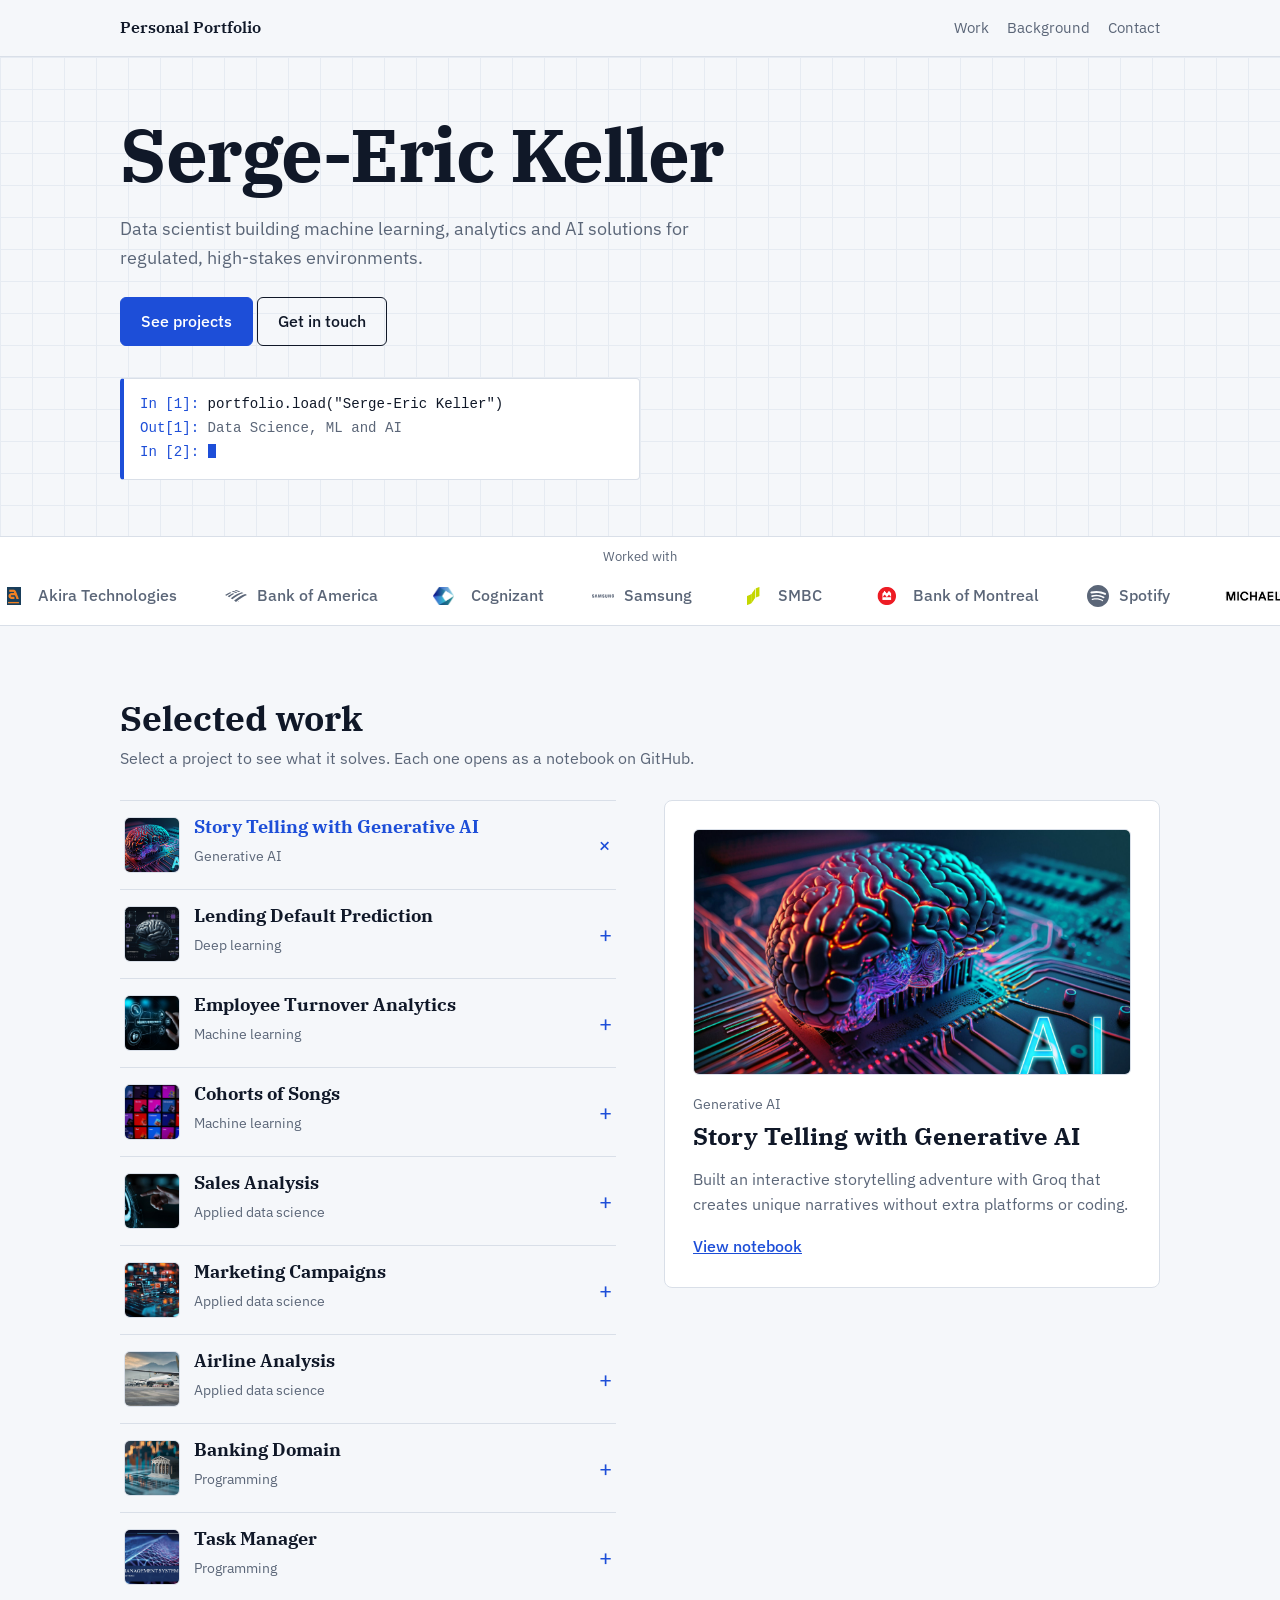
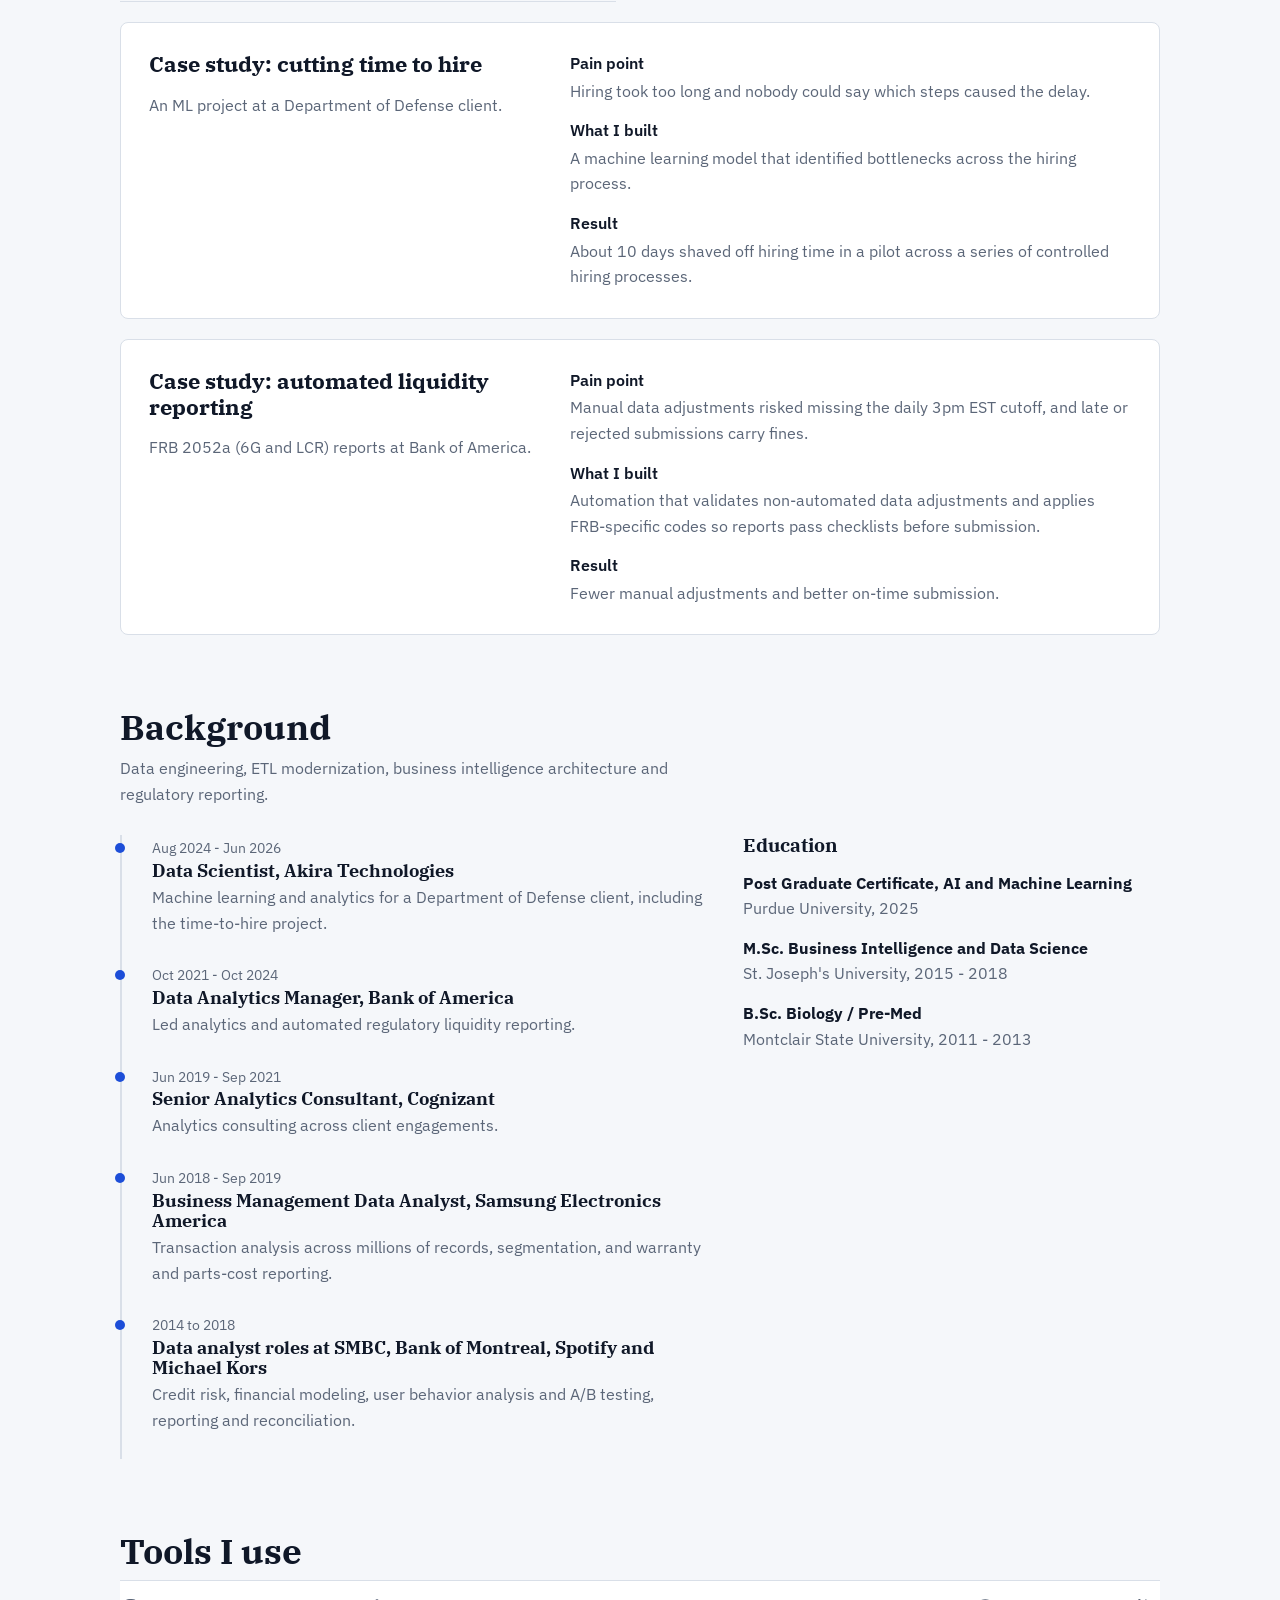
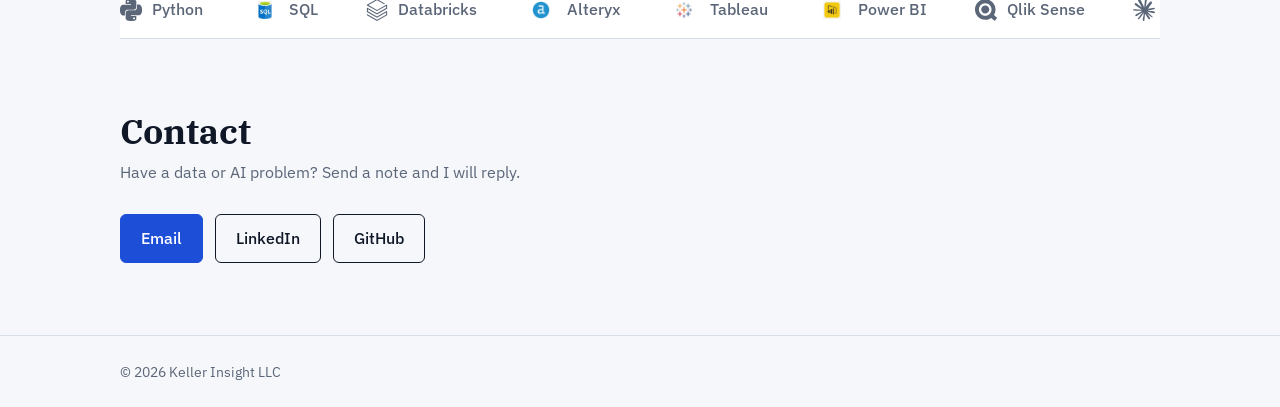
<file: index.html>
<!DOCTYPE html>
<html lang="en">
<head>
<meta charset="utf-8">
<meta name="viewport" content="width=device-width, initial-scale=1">
<title>Serge-Eric Keller | Data Science, Machine Learning & AI</title>
<meta name="description" content="Data scientist building machine learning, analytics and AI solutions.">
<link rel="preconnect" href="https://fonts.googleapis.com">
<link rel="preconnect" href="https://fonts.gstatic.com" crossorigin>
<link href="https://fonts.googleapis.com/css2?family=IBM+Plex+Sans:wght@400;500;600&family=IBM+Plex+Serif:wght@500;600&display=swap" rel="stylesheet">
<style>
:root{--bg:#f5f7fa;--surface:#fff;--ink:#101828;--mute:#5b6678;--line:#d9dfe8;--accent:#1d4ed8;--accent-ink:#fff;--grid:#e6ebf2;
--serif:"IBM Plex Serif",Georgia,serif;--sans:"IBM Plex Sans",system-ui,-apple-system,"Segoe UI",sans-serif;--mono:ui-monospace,Menlo,Consolas,monospace}
@media (prefers-color-scheme:dark){:root:not([data-theme=light]){--bg:#0d1420;--surface:#141d2c;--ink:#e8edf5;--mute:#98a4b8;--line:#26334a;--accent:#6c97ff;--accent-ink:#0d1420;--grid:#172236}}
:root[data-theme=dark]{--bg:#0d1420;--surface:#141d2c;--ink:#e8edf5;--mute:#98a4b8;--line:#26334a;--accent:#6c97ff;--accent-ink:#0d1420;--grid:#172236}
*{box-sizing:border-box}
html{scroll-behavior:smooth;scroll-padding-top:64px}
body{margin:0;background:var(--bg);color:var(--ink);font:400 1rem/1.6 var(--sans)}
a{color:inherit}
.wrap{max-width:1080px;margin:0 auto;padding:0 20px}
h1,h2,h3{font-family:var(--serif);line-height:1.15;margin:0}
h2{font-size:clamp(1.6rem,4vw,2.2rem);margin-bottom:8px}
.lede{color:var(--mute);max-width:60ch;margin:0 0 28px}
section{padding:72px 0 0}
:focus-visible{outline:3px solid var(--accent);outline-offset:2px}
nav{position:sticky;top:0;z-index:5;background:color-mix(in srgb,var(--bg) 92%,transparent);backdrop-filter:blur(8px);border-bottom:1px solid var(--line)}
nav .wrap{display:flex;justify-content:space-between;align-items:center;height:56px}
nav b{font-family:var(--serif);font-weight:600}
nav ul{display:flex;gap:18px;list-style:none;margin:0;padding:0;font-size:.92rem}
nav a{text-decoration:none;color:var(--mute)}nav a:hover{color:var(--ink)}
.btn{display:inline-block;padding:11px 20px;border-radius:6px;border:1px solid var(--ink);text-decoration:none;font-weight:500}
.btn.p{background:var(--accent);border-color:var(--accent);color:var(--accent-ink)}
.hero{padding:56px 0 8px;background-image:linear-gradient(var(--grid) 1px,transparent 1px),linear-gradient(90deg,var(--grid) 1px,transparent 1px);background-size:32px 32px}
.hero .wrap{display:grid;gap:32px;padding-bottom:48px}
.hero h1{font-size:clamp(2.4rem,8vw,4.6rem);letter-spacing:-.02em}
.hero p{font-size:1.15rem;color:var(--mute);max-width:52ch;margin:16px 0 24px}
.cell{background:var(--surface);border:1px solid var(--line);border-left:4px solid var(--accent);border-radius:4px;font:.88rem/1.7 var(--mono);padding:14px 16px;max-width:520px;overflow-x:auto}
.cell i{color:var(--accent);font-style:normal}
.cell .o{color:var(--mute)}
.cursor{display:inline-block;width:8px;height:1em;background:var(--accent);vertical-align:-2px;animation:blink 1.1s steps(1) infinite}
@keyframes blink{50%{opacity:0}}
.strip{border-block:1px solid var(--line);overflow:hidden;background:var(--surface)}
.track{display:flex;gap:48px;width:max-content;padding:16px 0;animation:slide 32s linear infinite;color:var(--mute);font-weight:500}
@keyframes slide{to{transform:translateX(-50%)}}
.strip small{display:block;text-align:center;padding-top:10px;color:var(--mute);font-size:.8rem}
.work{display:grid;gap:24px}
.list{list-style:none;margin:0;padding:0;border-top:1px solid var(--line)}
.item{border-bottom:1px solid var(--line)}
.item>button{all:unset;box-sizing:border-box;display:grid;grid-template-columns:56px 1fr auto;gap:4px 14px;width:100%;padding:16px 4px;cursor:pointer}
.item>button:focus-visible{outline:3px solid var(--accent)}
.item h3{font-size:1.1rem;grid-column:2}
.thumb{width:56px;height:56px;object-fit:cover;border-radius:6px;border:1px solid var(--line);background:var(--grid);grid-row:1/3;grid-column:1;align-self:center}
.pimg{display:block;width:100%;aspect-ratio:16/9;object-fit:cover;border-radius:6px;border:1px solid var(--line);background:var(--grid);margin:0 0 16px}
.item .cat{color:var(--mute);font-size:.85rem;grid-column:2}
.item .plus{grid-row:1/3;grid-column:3;align-self:center;font-size:1.4rem;color:var(--accent);transition:transform .2s}
.item.open .plus{transform:rotate(45deg)}
.item.open>button h3{color:var(--accent)}
.d{display:none;padding:0 4px 18px}
.item.open .d{display:block}
.d p{margin:0 0 12px;color:var(--mute)}
.d .pimg{max-width:420px}
.d a,.panel a{color:var(--accent);font-weight:500}
.panel{display:none}
@media(min-width:900px){
 .work{grid-template-columns:1fr 1fr;gap:48px;align-items:start}
 .item .d{display:none!important}
 .panel{display:block;position:sticky;top:80px;background:var(--surface);border:1px solid var(--line);border-radius:8px;padding:28px}
 .panel h3{font-size:1.5rem;margin:6px 0 12px}
 .panel p{color:var(--mute)}
}
.case{background:var(--surface);border:1px solid var(--line);border-radius:8px;padding:28px;display:grid;gap:20px;margin-top:20px}
.case h3{font-size:1.4rem}
.case dl{display:grid;gap:14px;margin:0}
.case dt{font-weight:600}.case dd{margin:2px 0 0;color:var(--mute)}
@media(min-width:760px){.case{grid-template-columns:1fr 1.4fr}}
.tl{list-style:none;margin:0;padding:0 0 0 18px;border-left:2px solid var(--line)}
.tl li{position:relative;padding:0 0 26px 12px}
.tl li::before{content:"";position:absolute;left:-25px;top:8px;width:10px;height:10px;border-radius:50%;background:var(--accent)}
.tl time{font-size:.85rem;color:var(--mute)}
.tl h3{font-size:1.1rem}
.tl p{margin:4px 0 0;color:var(--mute);max-width:64ch}
.two{display:grid;gap:40px}
@media(min-width:760px){.two{grid-template-columns:1.4fr 1fr}}
.edu p{margin:0 0 14px;color:var(--mute)}.edu b{color:var(--ink);display:block}
.co{display:inline-flex;align-items:center;gap:10px;white-space:nowrap}
.co svg{width:22px;height:22px;fill:currentColor;flex:none}
.co img{max-height:24px;max-width:110px;width:auto;height:auto;background:#fff;padding:3px 7px;border-radius:6px;flex:none}
.mono{display:inline-grid;place-items:center;min-width:22px;height:22px;padding:0 4px;border-radius:5px;border:1.5px solid currentColor;font:600 .65rem/1 var(--sans)}
.strip:hover .track{animation-play-state:paused}
.chips{display:flex;flex-wrap:wrap;gap:8px;padding:0;margin:0;list-style:none}
.chips li{border:1px solid var(--line);background:var(--surface);border-radius:999px;padding:6px 14px;font-size:.92rem}
.contact{display:flex;flex-wrap:wrap;gap:12px;margin-top:20px}
footer{margin-top:72px;border-top:1px solid var(--line);padding:24px 0;color:var(--mute);font-size:.9rem}
@media(prefers-reduced-motion:reduce){.track,.cursor{animation:none}.strip{overflow-x:auto}html{scroll-behavior:auto}}
@media(max-width:560px){nav ul{gap:12px;font-size:.85rem}}
</style>
</head>
<body>
<nav><div class="wrap"><b>Personal Portfolio</b>
<ul><li><a href="#work">Work</a></li><li><a href="#background">Background</a></li><li><a href="#contact">Contact</a></li></ul></div></nav>

<header class="hero"><div class="wrap">
<div>
<h1>Serge-Eric Keller</h1>
<p>Data scientist building machine learning, analytics and AI solutions for regulated, high-stakes environments.</p>
<a class="btn p" href="#work">See projects</a> <a class="btn" href="#contact">Get in touch</a>
</div>
<div class="cell" aria-hidden="true"><i>In [1]:</i> portfolio.load("Serge-Eric Keller")<br><span class="o"><i>Out[1]:</i> Data Science, ML and AI</span><br><i>In [2]:</i> <span class="cursor"></span></div>
</div></header>

<div class="strip"><small>Worked with</small>
<div class="track" id="employers"></div></div>

<main class="wrap">
<section id="work">
<h2>Selected work</h2>
<p class="lede">Select a project to see what it solves. Each one opens as a notebook on GitHub.</p>
<div class="work">
<ul class="list" id="list"></ul>
<aside class="panel" id="panel" aria-live="polite"></aside>
</div>

<div class="case">
<div><h3>Case study: cutting time to hire</h3><p style="color:var(--mute)">An ML project at a Department of Defense client.</p></div>
<dl>
<div><dt>Pain point</dt><dd>Hiring took too long and nobody could say which steps caused the delay.</dd></div>
<div><dt>What I built</dt><dd>A machine learning model that identified bottlenecks across the hiring process.</dd></div>
<div><dt>Result</dt><dd>About 10 days shaved off hiring time in a pilot across a series of controlled hiring processes.</dd></div>
</dl>
</div>
<div class="case">
<div><h3>Case study: automated liquidity reporting</h3><p style="color:var(--mute)">FRB 2052a (6G and LCR) reports at Bank of America.</p></div>
<dl>
<div><dt>Pain point</dt><dd>Manual data adjustments risked missing the daily 3pm EST cutoff, and late or rejected submissions carry fines.</dd></div>
<div><dt>What I built</dt><dd>Automation that validates non-automated data adjustments and applies FRB-specific codes so reports pass checklists before submission.</dd></div>
<div><dt>Result</dt><dd>Fewer manual adjustments and better on-time submission.</dd></div>
</dl>
</div>
</section>

<section id="background">
<h2>Background</h2>
<p class="lede">Data engineering, ETL modernization, business intelligence architecture and regulatory reporting.</p>
<div class="two">
<ol class="tl" id="tl"></ol>
<div class="edu">
<h3 style="margin-bottom:14px">Education</h3>
<p><b>Post Graduate Certificate, AI and Machine Learning</b>Purdue University, 2025</p>
<p><b>M.Sc. Business Intelligence and Data Science</b>St. Joseph's University, 2015 - 2018</p>
<p><b>B.Sc. Biology / Pre-Med</b>Montclair State University, 2011 - 2013</p>
</div>
</div>
</section>

<section id="stack">
<h2>Tools I use</h2>
<div class="strip"><div class="track" id="chips"></div></div>
</section>

<section id="contact">
<h2>Contact</h2>
<p class="lede">Have a data or AI problem? Send a note and I will reply.</p>
<div class="contact">
<!-- <a class="btn p" href="mailto:info@kellerinsight.com">info@kellerinsight.com</a> -->
<a class="btn p" href="mailto:sergeerickeller@gmail.com">Email</a>
<a class="btn" href="https://www.linkedin.com/in/serge-eric-k-a11581169/">LinkedIn</a>
<a class="btn" href="https://github.com/sergelafarge">GitHub</a>
<!-- <a class="btn" href="https://kellerinsight.com">Keller Insight</a> -->
</div>
</section>
</main>
<footer><div class="wrap">&copy; <span id="yr"></span> Keller Insight LLC</div></footer>

<script>
var G="https://github.com/sergelafarge/";
var P=[
["Story Telling with Generative AI","Generative AI","Built an interactive storytelling adventure with Groq that creates unique narratives without extra platforms or coding.",G+"AIStoryTelling/blob/main/AI-Based%20Storytelling.ipynb","images/AI.png"],
["Lending Default Prediction","Deep learning","Built a model that predicts whether a loan will default, using historical lending data.",G+"LendingDefaultPrediction/blob/main/Lending%20Club%20Analysis.ipynb","images/DL.png"],
["Employee Turnover Analytics","Machine learning","Found the key factors behind employee churn and segmented leavers by satisfaction and evaluation, to suggest targeted retention strategies.",G+"EmployeeTurnover/blob/main/Employee%20Turnover%20Analytics.ipynb","images/human%20resources2.png"],
["Cohorts of Songs","Machine learning","Ran exploratory and cluster analysis to group songs into cohorts and understand what drives them.",G+"RollingStonesSpotifyCohort/blob/main/Creating%20Cohort%20of%20Songs.ipynb","images/entertainment2.png"],
["Sales Analysis","Applied data science","Analyzed fourth-quarter sales by Australian state to support next-year decisions.",G+"SalesAnalysis/blob/main/SalesAnalysis.ipynb","images/retail2.png"],
["Marketing Campaigns","Applied data science","Used exploratory analysis and hypothesis testing to understand what influences customer acquisition.",G+"MarketingCampaigns/blob/main/Marketing%20Campaigns%20Analysis.ipynb","images/ecommerce2.png"],
["Airline Analysis","Applied data science","Analyzed airline data to advise a hypothetical airline entering the U.S. domestic market.",G+"AirlineAnalysis/blob/main/Airline_Analysis.ipynb","images/planes.png"],
["Banking Domain","Programming","Built an object-oriented bank system where users create accounts and make transactions.",G+"BankingDomain/blob/main/Banking%20Domain%20Project.ipynb","images/banking.png"],
["Task Manager","Programming","Built a menu-driven app with registration, login and full task management, stored persistently in files.",G+"TaskManager/blob/main/Task%20Manager%20with%20User%20Authentication.ipynb","images/task%20manager2.jpg"]
];
var T=[
["Aug 2024 - Jun 2026","Data Scientist, Akira Technologies","Machine learning and analytics for a Department of Defense client, including the time-to-hire project."],
["Oct 2021 - Oct 2024","Data Analytics Manager, Bank of America","Led analytics and automated regulatory liquidity reporting."],
["Jun 2019 - Sep 2021","Senior Analytics Consultant, Cognizant","Analytics consulting across client engagements."],
["Jun 2018 - Sep 2019","Business Management Data Analyst, Samsung Electronics America","Transaction analysis across millions of records, segmentation, and warranty and parts-cost reporting."],
["2014 to 2018","Data analyst roles at SMBC, Bank of Montreal, Spotify and Michael Kors","Credit risk, financial modeling, user behavior analysis and A/B testing, reporting and reconciliation."]
];
var E=["Akira Technologies","Bank of America","Cognizant","Samsung","SMBC","Bank of Montreal","Spotify","Michael Kors"];
var S=["Python","SQL","Databricks","Alteryx","Tableau","Power BI","Qlik Sense","Claude","Gemini","Groq","VS Code","Google Colab","GitHub","Jira","Confluence","Docker","Kubernetes","Jenkins","Machine learning","Deep learning","Generative AI","Excel"];
var $=function(i){return document.getElementById(i)};
var L={"Bank of America":"M15.194 7.57c.487-.163 1.047-.307 1.534-.451-1.408-.596-3.176-1.227-4.764-1.625-.253.073-1.01.271-1.534.434.541.162 2.328.577 4.764 1.642zm-8.896 6.785c.577.343 1.19.812 1.786 1.209 3.952-3.068 7.85-5.432 12.127-6.767-.596-.307-1.119-.578-1.787-.902-2.562.65-6.947 2.4-12.126 6.46zm-.758-6.46c-2.112.974-4.331 2.31-5.54 3.085.433.199.866.361 1.461.65 2.671-1.805 4.764-2.905 5.594-3.266-.595-.217-1.154-.361-1.515-.47zm8.066.234c-.686-.379-3.068-1.263-4.71-1.642-.487.18-1.173.451-1.642.65.595.162 2.815.758 4.71 1.714.487-.235 1.173-.523 1.642-.722zm-3.374 1.552c-.56-.27-1.173-.523-1.643-.74-1.425.704-3.284 1.769-5.63 3.447.505.27 1.047.595 1.624.92 1.805-1.335 3.627-2.598 5.649-3.627zm1.732 8.825c3.79-3.249 9.113-6.407 12.036-7.544a48.018 48.018 0 00-1.949-1.155c-3.771 1.246-8.174 4.007-12.108 7.129.667.505 1.371 1.028 2.02 1.57zm2.851-.235h-.108l-.18-.27h-.109v.27h-.072v-.596h.27c.055 0 .109 0 .145.036.054.019.072.073.072.127 0 .108-.09.162-.198.162zm-.289-.343c.09 0 .199.018.199-.09 0-.072-.072-.09-.144-.09h-.163v.18zm-.523.036c0-.289.235-.523.541-.523.307 0 .542.234.542.523a.543.543 0 01-.542.542.532.532 0 01-.54-.542m.107 0c0 .235.199.433.451.433a.424.424 0 100-.848c-.27 0-.45.199-.45.415","Samsung":"M19.8166 10.2808l.0459 2.6934h-.023l-.7793-2.6934h-1.2837v3.3925h.8481l-.0458-2.785h.023l.8366 2.785h1.2264v-3.3925zm-16.149 0l-.6418 3.427h.9284l.4699-3.1175h.0229l.4585 3.1174h.9169l-.6304-3.4269zm5.1805 0l-.424 2.6132h-.023l-.424-2.6132H6.5788l-.0688 3.427h.8596l.023-3.0832h.0114l.573 3.0831h.8711l.5731-3.083h.023l.0228 3.083h.8596l-.0802-3.4269zm-7.2664 2.4527c.0343.0802.0229.1949.0114.2522-.0229.1146-.1031.2292-.3324.2292-.2177 0-.3438-.126-.3438-.3095v-.3323H0v.2636c0 .7679.6074.9971 1.2493.9971.6189 0 1.1346-.2178 1.2149-.7794.0458-.298.0114-.4928 0-.5616-.1605-.722-1.467-.9283-1.5588-1.3295-.0114-.0688-.0114-.1375 0-.1834.023-.1146.1032-.2292.3095-.2292.2063 0 .321.126.321.3095v.2063h.8595v-.2407c0-.745-.6762-.8596-1.1576-.8596-.6074 0-1.1117.2063-1.2034.7564-.023.149-.0344.2866.0114.4585.1376.7106 1.364.9169 1.5358 1.3524m11.152 0c.0343.0803.0228.1834.0114.2522-.023.1146-.1032.2292-.3324.2292-.2178 0-.3438-.126-.3438-.3095v-.3323h-.917v.2636c0 .7564.596.9857 1.2379.9857.6189 0 1.1232-.2063 1.2034-.7794.0459-.298.0115-.4814 0-.5616-.1375-.7106-1.4327-.9284-1.5243-1.318-.0115-.0688-.0115-.1376 0-.1835.0229-.1146.1031-.2292.3094-.2292.1948 0 .321.126.321.3095v.2063h.848v-.2407c0-.745-.6647-.8596-1.146-.8596-.6075 0-1.1004.1948-1.192.7564-.023.149-.023.2866.0114.4585.1376.7106 1.341.9054 1.513 1.3524m2.8882.4585c.2407 0 .3094-.1605.3323-.2522.0115-.0343.0115-.0917.0115-.126v-2.533h.871v2.4642c0 .0688 0 .1948-.0114.2292-.0573.6419-.5616.8482-1.192.8482-.6303 0-1.1346-.2063-1.192-.8482 0-.0344-.0114-.1604-.0114-.2292v-2.4642h.871v2.533c0 .0458 0 .0916.0115.126 0 .0917.0688.2522.3095.2522m7.1518-.0344c.2522 0 .3324-.1605.3553-.2522.0115-.0343.0115-.0917.0115-.126v-.4929h-.3553v-.5043H24v.917c0 .0687 0 .1145-.0115.2292-.0573.6303-.596.8481-1.2034.8481-.6075 0-1.1461-.2178-1.2034-.8481-.0115-.1147-.0115-.1605-.0115-.2293v-1.444c0-.0574.0115-.172.0115-.2293.0802-.6419.596-.8482 1.2034-.8482s1.1347.2063 1.2034.8482c.0115.1031.0115.2292.0115.2292v.1146h-.8596v-.1948s0-.0803-.0115-.1261c-.0114-.0802-.0802-.2521-.3438-.2521-.2521 0-.321.1604-.3438.2521-.0115.0458-.0115.1032-.0115.1605v1.5702c0 .0458 0 .0916.0115.126 0 .0917.0917.2522.3323.2522","Spotify":"M12 0C5.4 0 0 5.4 0 12s5.4 12 12 12 12-5.4 12-12S18.66 0 12 0zm5.521 17.34c-.24.359-.66.48-1.021.24-2.82-1.74-6.36-2.101-10.561-1.141-.418.122-.779-.179-.899-.539-.12-.421.18-.78.54-.9 4.56-1.021 8.52-.6 11.64 1.32.42.18.479.659.301 1.02zm1.44-3.3c-.301.42-.841.6-1.262.3-3.239-1.98-8.159-2.58-11.939-1.38-.479.12-1.02-.12-1.14-.6-.12-.48.12-1.021.6-1.141C9.6 9.9 15 10.561 18.72 12.84c.361.181.54.78.241 1.2zm.12-3.36C15.24 8.4 8.82 8.16 5.16 9.301c-.6.179-1.2-.181-1.38-.721-.18-.601.18-1.2.72-1.381 4.26-1.26 11.28-1.02 15.721 1.621.539.3.719 1.02.419 1.56-.299.421-1.02.599-1.559.3z","Python":"M14.25.18l.9.2.73.26.59.3.45.32.34.34.25.34.16.33.1.3.04.26.02.2-.01.13V8.5l-.05.63-.13.55-.21.46-.26.38-.3.31-.33.25-.35.19-.35.14-.33.1-.3.07-.26.04-.21.02H8.77l-.69.05-.59.14-.5.22-.41.27-.33.32-.27.35-.2.36-.15.37-.1.35-.07.32-.04.27-.02.21v3.06H3.17l-.21-.03-.28-.07-.32-.12-.35-.18-.36-.26-.36-.36-.35-.46-.32-.59-.28-.73-.21-.88-.14-1.05-.05-1.23.06-1.22.16-1.04.24-.87.32-.71.36-.57.4-.44.42-.33.42-.24.4-.16.36-.1.32-.05.24-.01h.16l.06.01h8.16v-.83H6.18l-.01-2.75-.02-.37.05-.34.11-.31.17-.28.25-.26.31-.23.38-.2.44-.18.51-.15.58-.12.64-.1.71-.06.77-.04.84-.02 1.27.05zm-6.3 1.98l-.23.33-.08.41.08.41.23.34.33.22.41.09.41-.09.33-.22.23-.34.08-.41-.08-.41-.23-.33-.33-.22-.41-.09-.41.09zm13.09 3.95l.28.06.32.12.35.18.36.27.36.35.35.47.32.59.28.73.21.88.14 1.04.05 1.23-.06 1.23-.16 1.04-.24.86-.32.71-.36.57-.4.45-.42.33-.42.24-.4.16-.36.09-.32.05-.24.02-.16-.01h-8.22v.82h5.84l.01 2.76.02.36-.05.34-.11.31-.17.29-.25.25-.31.24-.38.2-.44.17-.51.15-.58.13-.64.09-.71.07-.77.04-.84.01-1.27-.04-1.07-.14-.9-.2-.73-.25-.59-.3-.45-.33-.34-.34-.25-.34-.16-.33-.1-.3-.04-.25-.02-.2.01-.13v-5.34l.05-.64.13-.54.21-.46.26-.38.3-.32.33-.24.35-.2.35-.14.33-.1.3-.06.26-.04.21-.02.13-.01h5.84l.69-.05.59-.14.5-.21.41-.28.33-.32.27-.35.2-.36.15-.36.1-.35.07-.32.04-.28.02-.21V6.07h2.09l.14.01zm-6.47 14.25l-.23.33-.08.41.08.41.23.33.33.23.41.08.41-.08.33-.23.23-.33.08-.41-.08-.41-.23-.33-.33-.23-.41-.08-.41.08z","Databricks":"M.95 14.184L12 20.403l9.919-5.55v2.21L12 22.662l-10.484-5.96-.565.308v.77L12 24l11.05-6.218v-4.317l-.515-.309L12 19.118l-9.867-5.653v-2.21L12 16.805l11.05-6.218V6.32l-.515-.308L12 11.974 2.647 6.681 12 1.388l7.76 4.368.668-.411v-.566L12 0 .95 6.27v.72L12 13.207l9.919-5.55v2.26L12 15.52 1.516 9.56l-.565.308Z","Claude":"m4.7144 15.9555 4.7174-2.6471.079-.2307-.079-.1275h-.2307l-.7893-.0486-2.6956-.0729-2.3375-.0971-2.2646-.1214-.5707-.1215-.5343-.7042.0546-.3522.4797-.3218.686.0608 1.5179.1032 2.2767.1578 1.6514.0972 2.4468.255h.3886l.0546-.1579-.1336-.0971-.1032-.0972L6.973 9.8356l-2.55-1.6879-1.3356-.9714-.7225-.4918-.3643-.4614-.1578-1.0078.6557-.7225.8803.0607.2246.0607.8925.686 1.9064 1.4754 2.4893 1.8336.3643.3035.1457-.1032.0182-.0728-.164-.2733-1.3539-2.4467-1.445-2.4893-.6435-1.032-.17-.6194c-.0607-.255-.1032-.4674-.1032-.7285L6.287.1335 6.6997 0l.9957.1336.419.3642.6192 1.4147 1.0018 2.2282 1.5543 3.0296.4553.8985.2429.8318.091.255h.1579v-.1457l.1275-1.706.2368-2.0947.2307-2.6957.0789-.7589.3764-.9107.7468-.4918.5828.2793.4797.686-.0668.4433-.2853 1.8517-.5586 2.9021-.3643 1.9429h.2125l.2429-.2429.9835-1.3053 1.6514-2.0643.7286-.8196.85-.9046.5464-.4311h1.0321l.759 1.1293-.34 1.1657-1.0625 1.3478-.8804 1.1414-1.2628 1.7-.7893 1.36.0729.1093.1882-.0183 2.8535-.607 1.5421-.2794 1.8396-.3157.8318.3886.091.3946-.3278.8075-1.967.4857-2.3072.4614-3.4364.8136-.0425.0304.0486.0607 1.5482.1457.6618.0364h1.621l3.0175.2247.7892.522.4736.6376-.079.4857-1.2142.6193-1.6393-.3886-3.825-.9107-1.3113-.3279h-.1822v.1093l1.0929 1.0686 2.0035 1.8092 2.5075 2.3314.1275.5768-.3218.4554-.34-.0486-2.2039-1.6575-.85-.7468-1.9246-1.621h-.1275v.17l.4432.6496 2.3436 3.5214.1214 1.0807-.17.3521-.6071.2125-.6679-.1214-1.3721-1.9246L14.38 17.959l-1.1414-1.9428-.1397.079-.674 7.2552-.3156.3703-.7286.2793-.6071-.4614-.3218-.7468.3218-1.4753.3886-1.9246.3157-1.53.2853-1.9004.17-.6314-.0121-.0425-.1397.0182-1.4328 1.9672-2.1796 2.9446-1.7243 1.8456-.4128.164-.7164-.3704.0667-.6618.4008-.5889 2.386-3.0357 1.4389-1.882.929-1.0868-.0062-.1579h-.0546l-6.3385 4.1164-1.1293.1457-.4857-.4554.0608-.7467.2307-.2429 1.9064-1.3114Z","Gemini":"M11.04 19.32Q12 21.51 12 24q0-2.49.93-4.68.96-2.19 2.58-3.81t3.81-2.55Q21.51 12 24 12q-2.49 0-4.68-.93a12.3 12.3 0 0 1-3.81-2.58 12.3 12.3 0 0 1-2.58-3.81Q12 2.49 12 0q0 2.49-.96 4.68-.93 2.19-2.55 3.81a12.3 12.3 0 0 1-3.81 2.58Q2.49 12 0 12q2.49 0 4.68.96 2.19.93 3.81 2.55t2.55 3.81","Google Colab":"M16.9414 4.9757a7.033 7.033 0 0 0-4.9308 2.0646 7.033 7.033 0 0 0-.1232 9.8068l2.395-2.395a3.6455 3.6455 0 0 1 5.1497-5.1478l2.397-2.3989a7.033 7.033 0 0 0-4.8877-1.9297zM7.07 4.9855a7.033 7.033 0 0 0-4.8878 1.9316l2.3911 2.3911a3.6434 3.6434 0 0 1 5.0227.1271l1.7341-2.9737-.0997-.0802A7.033 7.033 0 0 0 7.07 4.9855zm15.0093 2.1721l-2.3892 2.3911a3.6455 3.6455 0 0 1-5.1497 5.1497l-2.4067 2.4068a7.0362 7.0362 0 0 0 9.9456-9.9476zM1.932 7.1674a7.033 7.033 0 0 0-.002 9.6816l2.397-2.397a3.6434 3.6434 0 0 1-.004-4.8916zm7.664 7.4235c-1.38 1.3816-3.5863 1.411-5.0168.1134l-2.397 2.395c2.4693 2.3328 6.263 2.5753 9.0072.5455l.1368-.1115z","GitHub":"M12 .297c-6.63 0-12 5.373-12 12 0 5.303 3.438 9.8 8.205 11.385.6.113.82-.258.82-.577 0-.285-.01-1.04-.015-2.04-3.338.724-4.042-1.61-4.042-1.61C4.422 18.07 3.633 17.7 3.633 17.7c-1.087-.744.084-.729.084-.729 1.205.084 1.838 1.236 1.838 1.236 1.07 1.835 2.809 1.305 3.495.998.108-.776.417-1.305.76-1.605-2.665-.3-5.466-1.332-5.466-5.93 0-1.31.465-2.38 1.235-3.22-.135-.303-.54-1.523.105-3.176 0 0 1.005-.322 3.3 1.23.96-.267 1.98-.399 3-.405 1.02.006 2.04.138 3 .405 2.28-1.552 3.285-1.23 3.285-1.23.645 1.653.24 2.873.12 3.176.765.84 1.23 1.91 1.23 3.22 0 4.61-2.805 5.625-5.475 5.92.42.36.81 1.096.81 2.22 0 1.606-.015 2.896-.015 3.286 0 .315.21.69.825.57C20.565 22.092 24 17.592 24 12.297c0-6.627-5.373-12-12-12","Jira":"M11.571 11.513H0a5.218 5.218 0 0 0 5.232 5.215h2.13v2.057A5.215 5.215 0 0 0 12.575 24V12.518a1.005 1.005 0 0 0-1.005-1.005zm5.723-5.756H5.736a5.215 5.215 0 0 0 5.215 5.214h2.129v2.058a5.218 5.218 0 0 0 5.215 5.214V6.758a1.001 1.001 0 0 0-1.001-1.001zM23.013 0H11.455a5.215 5.215 0 0 0 5.215 5.215h2.129v2.057A5.215 5.215 0 0 0 24 12.483V1.005A1.001 1.001 0 0 0 23.013 0Z","Confluence":"M.87 18.257c-.248.382-.53.875-.763 1.245a.764.764 0 0 0 .255 1.04l4.965 3.054a.764.764 0 0 0 1.058-.26c.199-.332.454-.763.733-1.221 1.967-3.247 3.945-2.853 7.508-1.146l4.957 2.337a.764.764 0 0 0 1.028-.382l2.364-5.346a.764.764 0 0 0-.382-1 599.851 599.851 0 0 1-4.965-2.361C10.911 10.97 5.224 11.185.87 18.257zM23.131 5.743c.249-.405.531-.875.764-1.25a.764.764 0 0 0-.256-1.034L18.675.404a.764.764 0 0 0-1.058.26c-.195.335-.451.763-.734 1.225-1.966 3.246-3.945 2.85-7.508 1.146L4.437.694a.764.764 0 0 0-1.027.382L1.046 6.422a.764.764 0 0 0 .382 1c1.039.49 3.105 1.467 4.965 2.361 6.698 3.246 12.392 3.029 16.738-4.04z","Qlik Sense":"m23.7515 20.1367-3.13-2.6326c1.0862-1.7307 1.7303-3.7745 1.7303-5.9655 0-6.1684-5.008-11.1764-11.176-11.1764S0 5.3702 0 11.5386c0 6.168 5.008 11.176 11.1759 11.176 2.3934 0 4.6216-.7552 6.4443-2.0438l3.3324 2.7988s.4974.4236.921-.0738l1.9884-2.3568c-.0186 0 .3864-.4968-.1105-.9023zm-5.7078-8.598c0 3.7926-3.0747 6.8672-6.8678 6.8672-3.7926 0-6.8678-3.0746-6.8678-6.8673 0-3.793 3.0752-6.8678 6.8678-6.8678 3.7931 0 6.8678 3.0747 6.8678 6.8678zm-11.287 0c0-2.4304 1.9702-4.4006 4.4006-4.4006 2.4303 0 4.4005 1.9702 4.4005 4.4005 0 2.4304-1.9702 4.4006-4.4005 4.4006-2.4304 0-4.4005-1.9702-4.4005-4.4006z","Kubernetes":"M10.204 14.35l.007.01-.999 2.413a5.171 5.171 0 0 1-2.075-2.597l2.578-.437.004.005a.44.44 0 0 1 .484.606zm-.833-2.129a.44.44 0 0 0 .173-.756l.002-.011L7.585 9.7a5.143 5.143 0 0 0-.73 3.255l2.514-.725.002-.009zm1.145-1.98a.44.44 0 0 0 .699-.337l.01-.005.15-2.62a5.144 5.144 0 0 0-3.01 1.442l2.147 1.523.004-.002zm.76 2.75l.723.349.722-.347.18-.78-.5-.623h-.804l-.5.623.179.779zm1.5-3.095a.44.44 0 0 0 .7.336l.008.003 2.134-1.513a5.188 5.188 0 0 0-2.992-1.442l.148 2.615.002.001zm10.876 5.97l-5.773 7.181a1.6 1.6 0 0 1-1.248.594l-9.261.003a1.6 1.6 0 0 1-1.247-.596l-5.776-7.18a1.583 1.583 0 0 1-.307-1.34L2.1 5.573c.108-.47.425-.864.863-1.073L11.305.513a1.606 1.606 0 0 1 1.385 0l8.345 3.985c.438.209.755.604.863 1.073l2.062 8.955c.108.47-.005.963-.308 1.34zm-3.289-2.057c-.042-.01-.103-.026-.145-.034-.174-.033-.315-.025-.479-.038-.35-.037-.638-.067-.895-.148-.105-.04-.18-.165-.216-.216l-.201-.059a6.45 6.45 0 0 0-.105-2.332 6.465 6.465 0 0 0-.936-2.163c.052-.047.15-.133.177-.159.008-.09.001-.183.094-.282.197-.185.444-.338.743-.522.142-.084.273-.137.415-.242.032-.024.076-.062.11-.089.24-.191.295-.52.123-.736-.172-.216-.506-.236-.745-.045-.034.027-.08.062-.111.088-.134.116-.217.23-.33.35-.246.25-.45.458-.673.609-.097.056-.239.037-.303.033l-.19.135a6.545 6.545 0 0 0-4.146-2.003l-.012-.223c-.065-.062-.143-.115-.163-.25-.022-.268.015-.557.057-.905.023-.163.061-.298.068-.475.001-.04-.001-.099-.001-.142 0-.306-.224-.555-.5-.555-.275 0-.499.249-.499.555l.001.014c0 .041-.002.092 0 .128.006.177.044.312.067.475.042.348.078.637.056.906a.545.545 0 0 1-.162.258l-.012.211a6.424 6.424 0 0 0-4.166 2.003 8.373 8.373 0 0 1-.18-.128c-.09.012-.18.04-.297-.029-.223-.15-.427-.358-.673-.608-.113-.12-.195-.234-.329-.349-.03-.026-.077-.062-.111-.088a.594.594 0 0 0-.348-.132.481.481 0 0 0-.398.176c-.172.216-.117.546.123.737l.007.005.104.083c.142.105.272.159.414.242.299.185.546.338.743.522.076.082.09.226.1.288l.16.143a6.462 6.462 0 0 0-1.02 4.506l-.208.06c-.055.072-.133.184-.215.217-.257.081-.546.11-.895.147-.164.014-.305.006-.48.039-.037.007-.09.02-.133.03l-.004.002-.007.002c-.295.071-.484.342-.423.608.061.267.349.429.645.365l.007-.001.01-.003.129-.029c.17-.046.294-.113.448-.172.33-.118.604-.217.87-.256.112-.009.23.069.288.101l.217-.037a6.5 6.5 0 0 0 2.88 3.596l-.09.218c.033.084.069.199.044.282-.097.252-.263.517-.452.813-.091.136-.185.242-.268.399-.02.037-.045.095-.064.134-.128.275-.034.591.213.71.248.12.556-.007.69-.282v-.002c.02-.039.046-.09.062-.127.07-.162.094-.301.144-.458.132-.332.205-.68.387-.897.05-.06.13-.082.215-.105l.113-.205a6.453 6.453 0 0 0 4.609.012l.106.192c.086.028.18.042.256.155.136.232.229.507.342.84.05.156.074.295.145.457.016.037.043.09.062.129.133.276.442.402.69.282.247-.118.341-.435.213-.71-.02-.039-.045-.096-.065-.134-.083-.156-.177-.261-.268-.398-.19-.296-.346-.541-.443-.793-.04-.13.007-.21.038-.294-.018-.022-.059-.144-.083-.202a6.499 6.499 0 0 0 2.88-3.622c.064.01.176.03.213.038.075-.05.144-.114.28-.104.266.039.54.138.87.256.154.06.277.128.448.173.036.01.088.019.13.028l.009.003.007.001c.297.064.584-.098.645-.365.06-.266-.128-.537-.423-.608zM16.4 9.701l-1.95 1.746v.005a.44.44 0 0 0 .173.757l.003.01 2.526.728a5.199 5.199 0 0 0-.108-1.674A5.208 5.208 0 0 0 16.4 9.7zm-4.013 5.325a.437.437 0 0 0-.404-.232.44.44 0 0 0-.372.233h-.002l-1.268 2.292a5.164 5.164 0 0 0 3.326.003l-1.27-2.296h-.01zm1.888-1.293a.44.44 0 0 0-.27.036.44.44 0 0 0-.214.572l-.003.004 1.01 2.438a5.15 5.15 0 0 0 2.081-2.615l-2.6-.44-.004.005z","Docker":"M13.983 11.078h2.119a.186.186 0 00.186-.185V9.006a.186.186 0 00-.186-.186h-2.119a.185.185 0 00-.185.185v1.888c0 .102.083.185.185.185m-2.954-5.43h2.118a.186.186 0 00.186-.186V3.574a.186.186 0 00-.186-.185h-2.118a.185.185 0 00-.185.185v1.888c0 .102.082.185.185.185m0 2.716h2.118a.187.187 0 00.186-.186V6.29a.186.186 0 00-.186-.185h-2.118a.185.185 0 00-.185.185v1.887c0 .102.082.185.185.186m-2.93 0h2.12a.186.186 0 00.184-.186V6.29a.185.185 0 00-.185-.185H8.1a.185.185 0 00-.185.185v1.887c0 .102.083.185.185.186m-2.964 0h2.119a.186.186 0 00.185-.186V6.29a.185.185 0 00-.185-.185H5.136a.186.186 0 00-.186.185v1.887c0 .102.084.185.186.186m5.893 2.715h2.118a.186.186 0 00.186-.185V9.006a.186.186 0 00-.186-.186h-2.118a.185.185 0 00-.185.185v1.888c0 .102.082.185.185.185m-2.93 0h2.12a.185.185 0 00.184-.185V9.006a.185.185 0 00-.184-.186h-2.12a.185.185 0 00-.184.185v1.888c0 .102.083.185.185.185m-2.964 0h2.119a.185.185 0 00.185-.185V9.006a.185.185 0 00-.184-.186h-2.12a.186.186 0 00-.186.186v1.887c0 .102.084.185.186.185m-2.92 0h2.12a.185.185 0 00.184-.185V9.006a.185.185 0 00-.184-.186h-2.12a.185.185 0 00-.184.185v1.888c0 .102.082.185.185.185M23.763 9.89c-.065-.051-.672-.51-1.954-.51-.338.001-.676.03-1.01.087-.248-1.7-1.653-2.53-1.716-2.566l-.344-.199-.226.327c-.284.438-.49.922-.612 1.43-.23.97-.09 1.882.403 2.661-.595.332-1.55.413-1.744.42H.751a.751.751 0 00-.75.748 11.376 11.376 0 00.692 4.062c.545 1.428 1.355 2.48 2.41 3.124 1.18.723 3.1 1.137 5.275 1.137.983.003 1.963-.086 2.93-.266a12.248 12.248 0 003.823-1.389c.98-.567 1.86-1.288 2.61-2.136 1.252-1.418 1.998-2.997 2.553-4.4h.221c1.372 0 2.215-.549 2.68-1.009.309-.293.55-.65.707-1.046l.098-.288Z","Jenkins":"M2.872 24h-.975a3.866 3.866 0 01-.07-.197c-.215-.666-.594-1.49-.692-2.154-.146-.984.78-1.039 1.374-1.465.915-.66 1.635-1.025 2.627-1.62.295-.179 1.182-.624 1.281-.829.201-.408-.345-.982-.49-1.3-.225-.507-.345-.937-.376-1.435-.824-.13-1.455-.627-1.844-1.185-.63-.925-1.066-2.635-.525-3.936.045-.103.254-.305.285-.463.06-.308-.105-.72-.12-1.048-.06-1.692.284-3.15 1.425-3.66.463-1.84 2.113-2.453 3.673-3.367.58-.342 1.224-.562 1.89-.807 2.372-.877 6.027-.712 7.994.783.836.633 2.176 1.97 2.656 2.939 1.262 2.555 1.17 6.825.287 9.934-.12.421-.29 1.032-.533 1.533-.168.35-.689 1.05-.625 1.36.064.314 1.19 1.17 1.432 1.395.434.422 1.26.975 1.324 1.5.07.557-.248 1.336-.41 1.875-.217.721-.436 1.441-.654 2.131H2.87zm11.104-3.54c-.545-.3-1.361-.622-2.065-.757-.87-.164-.78 1.188-.75 1.994.03.643.36 1.316.51 1.744.076.197.09.41.256.449.3.068 1.29-.326 1.575-.479.6-.328 1.064-.844 1.574-1.189.016-.17.016-.34.03-.508a2.648 2.648 0 00-1.095-.277c.314-.15.75-.15 1.035-.332l.016-.193c-.496-.03-.69-.254-1.021-.436zm7.454 2.935a17.78 17.78 0 00.465-1.752c.06-.287.215-.918.178-1.176-.059-.459-.684-.799-1.004-1.086-.584-.525-.95-.975-1.56-1.469-.249.375-.78.615-.983.914 1.447-.689 1.71 2.625 1.141 3.69.09.329.391.45.514.735l-.086.166h1.29c.013 0 .03 0 .044.014zm-6.634-.012c-.05-.074-.1-.135-.15-.209l-.301.195h.45zm2.77 0c.008-.209.018-.404.03-.598-.53.029-.825-.48-1.196-.527-.324-.045-.6.361-1.02.195-.095.105-.183.227-.284.316.154.18.295.375.424.584h.815c.014-.164.135-.285.3-.285.165 0 .284.121.284.27h.66zm2.116 0c-.314-.479-.947-.898-1.68-.555l-.03.541h1.71zm-8.51 0l-.104-.344c-.225-.72-.36-1.26-.405-1.68-.914-.436-1.875-.87-2.654-1.426-.15-.105-1.109-1.35-1.23-1.305-1.739.676-3.359 1.86-4.814 2.984.256.557.48 1.141.69 1.74h8.505zm8.265-2.113c-.029-.512-.164-1.56-.48-1.74-.66-.39-1.846.78-2.34.943.045.15.135.271.15.48.285-.074.645-.029.898.092-.299.03-.629.03-.824.164-.074.195.016.48-.029.764.69.197 1.5.303 2.385.332.164-.227.225-.645.211-1.082zm-4.08-.36c-.044.375.046.51.12.943 1.26.391 1.034-1.74-.135-.959zM8.76 19.5c-.45.457 1.27 1.082 1.814 1.115 0-.29.165-.564.135-.77-.65-.118-1.502-.042-1.945-.347zm5.565.215c0 .043-.061.03-.068.064.58.451 1.014.545 1.802.51.354-.262.67-.563 1.043-.807-.855.074-1.931.607-2.774.23zm3.42-17.726c-1.606-.906-4.35-1.591-6.076-.731-1.38.692-3.27 1.84-3.899 3.292.6 1.402-.166 2.686-.226 4.109-.018.757.36 1.42.391 2.242-.2.338-.825.38-1.26.356-.146-.729-.4-1.549-1.155-1.63-1.064-.116-1.845.764-1.89 1.683-.06 1.08.833 2.864 2.085 2.745.488-.046.608-.54 1.139-.54.285.57-.445.75-.523 1.154-.016.105.06.511.104.705.233.944.744 2.16 1.245 2.88.635.9 1.884 1.051 3.229 1.141.24-.525 1.125-.48 1.706-.346-.691-.27-1.336-.945-1.875-1.529-.615-.676-1.23-1.41-1.261-2.28 1.155 1.604 2.1 3 4.2 3.704 1.59.525 3.45-.254 4.664-1.109.51-.359.811-.93 1.17-1.439 1.35-1.936 1.98-4.71 1.846-7.394-.06-1.111-.06-2.221-.436-2.955-.389-.781-1.695-1.471-2.475-.781-.15-.764.63-1.23 1.545-.96-.66-.854-1.336-1.858-2.266-2.384zM13.58 14.896c.615 1.544 2.724 1.363 4.505 1.323-.084.194-.256.435-.465.515-.57.232-2.145.408-2.937-.012-.506-.27-.824-.873-1.102-1.227-.137-.172-.795-.608-.012-.609zm.164-.87c.893.464 2.52.517 3.731.48.066.267.066.593.068.913-1.55.08-3.386-.304-3.794-1.395h-.005zm6.675-.586c-.473.9-1.145 1.897-2.539 1.928-.023-.284-.045-.735 0-.904 1.064-.103 1.727-.646 2.543-1.017zm-.649-.667c-1.02.66-2.154 1.375-3.824 1.21-.351-.31-.485-1-.14-1.458.181.313.06.885.57.97.944.165 2.038-.579 2.73-.84.42-.713-.046-.976-.42-1.433-.782-.93-1.83-2.1-1.802-3.51.314-.224.346.346.391.45.404.96 1.424 2.175 2.174 3 .18.21.48.39.51.524.092.39-.254.854-.209 1.11zm-13.439-.675c-.314-.184-.393-.99-.768-1.01-.535-.03-.438 1.05-.436 1.68-.37-.33-.435-1.365-.164-1.89-.308-.15-.445.164-.618.284.22-1.59 2.34-.734 1.99.96zM4.713 5.995c-.685.756-.54 2.174-.459 3.188 1.244-.785 2.898.06 2.883 1.394.595-.016.223-.744.115-1.215-.353-1.528.592-3.187.041-4.59-1.064.084-1.939.52-2.578 1.215zm9.12 1.113c.307.562.404 1.148.84 1.57.195.19.574.424.387.95-.045.121-.365.391-.551.45-.674.195-2.254.03-1.721-.81.563.015 1.314.36 1.732-.045-.314-.524-.885-1.53-.674-2.13zm6.198-.013h.068c.33.668.6 1.375 1.004 1.965-.27.628-2.053 1.19-2.023.057.39-.17 1.05-.035 1.395-.25-.193-.556-.48-1.006-.434-1.771zm-6.927-1.617c-1.422-.33-2.131.592-2.56 1.553-.384-.094-.231-.615-.135-.883.255-.701 1.28-1.633 2.119-1.506.359.057.848.386.576.834zM9.642 1.593c-1.56.44-3.56 1.574-4.2 2.974.495-.07.84-.321 1.33-.351.186-.016.428.074.641.015.424-.104.78-1.065 1.102-1.41.31-.345.685-.496.94-.81.167-.09.409-.074.42-.33-.073-.075-.15-.135-.232-.105v.017z"};
var M={"Akira Technologies":"AT","Cognizant":"C","SMBC":"S","Bank of Montreal":"B","Michael Kors":"MK","SQL":"SQL","Alteryx":"A","Tableau":"T","Power BI":"PB","Groq":"G","VS Code":"VS","Excel":"X"};
var IM={"Akira Technologies":"akira.png","Cognizant":"cognizant.png","SMBC":"smbc.png","Bank of Montreal":"bmo.png","Michael Kors":"micheal-kors.png","SQL":"sql.png","Alteryx":"alteryx.png","Tableau":"tableau.png","Power BI":"powerbi.png","Groq":"groq.png","VS Code":"vscode.png","Excel":"excel.png"};
function co(n){var i=IM[n]?'<img src="images/'+IM[n]+'?v=3" alt="" onerror="this.outerHTML=\'<span class=&quot;mono&quot;>'+(M[n]||'')+'</span>\'">':L[n]?'<svg viewBox="0 0 24 24" aria-hidden="true"><path d="'+L[n]+'"/></svg>':M[n]?'<span class="mono" aria-hidden="true">'+M[n]+'</span>':'';return'<span class="co">'+i+n+'</span>'}
function loop(a){return a.concat(a).map(co).join("")}
$("employers").innerHTML=loop(E);
$("chips").innerHTML=loop(S);
$("tl").innerHTML=T.map(function(t){return"<li><time>"+t[0]+"</time><h3>"+t[1]+"</h3><p>"+t[2]+"</p></li>"}).join("");
$("yr").textContent=new Date().getFullYear();
var list=$("list"),panel=$("panel");
list.innerHTML=P.map(function(p,i){return'<li class="item" data-i="'+i+'"><button type="button" aria-expanded="false"><img class="thumb" src="'+p[4]+'" alt="" loading="lazy" onerror="this.style.visibility=\'hidden\'"><h3>'+p[0]+'</h3><span class="cat">'+p[1]+'</span><span class="plus" aria-hidden="true">+</span></button><div class="d"><img class="pimg" src="'+p[4]+'" alt="" loading="lazy" onerror="this.style.display=\'none\'"><p>'+p[2]+'</p><a href="'+p[3]+'">View notebook</a></div></li>'}).join("");
function pick(i){
 var items=list.children;
 for(var k=0;k<items.length;k++){var on=k===i&&!(items[k].classList.contains("open")&&innerWidth<900);items[k].classList.toggle("open",on);items[k].firstChild.setAttribute("aria-expanded",on)}
 var p=P[i];panel.innerHTML='<img class="pimg" src="'+p[4]+'" alt="" onerror="this.style.display=\'none\'"><span class="cat" style="color:var(--mute);font-size:.85rem">'+p[1]+'</span><h3>'+p[0]+'</h3><p>'+p[2]+'</p><a href="'+p[3]+'">View notebook</a>';
}
list.addEventListener("click",function(e){var li=e.target.closest(".item");if(li&&e.target.closest("button"))pick(+li.dataset.i)});
pick(0);
</script>
</body>
</html>
</file>
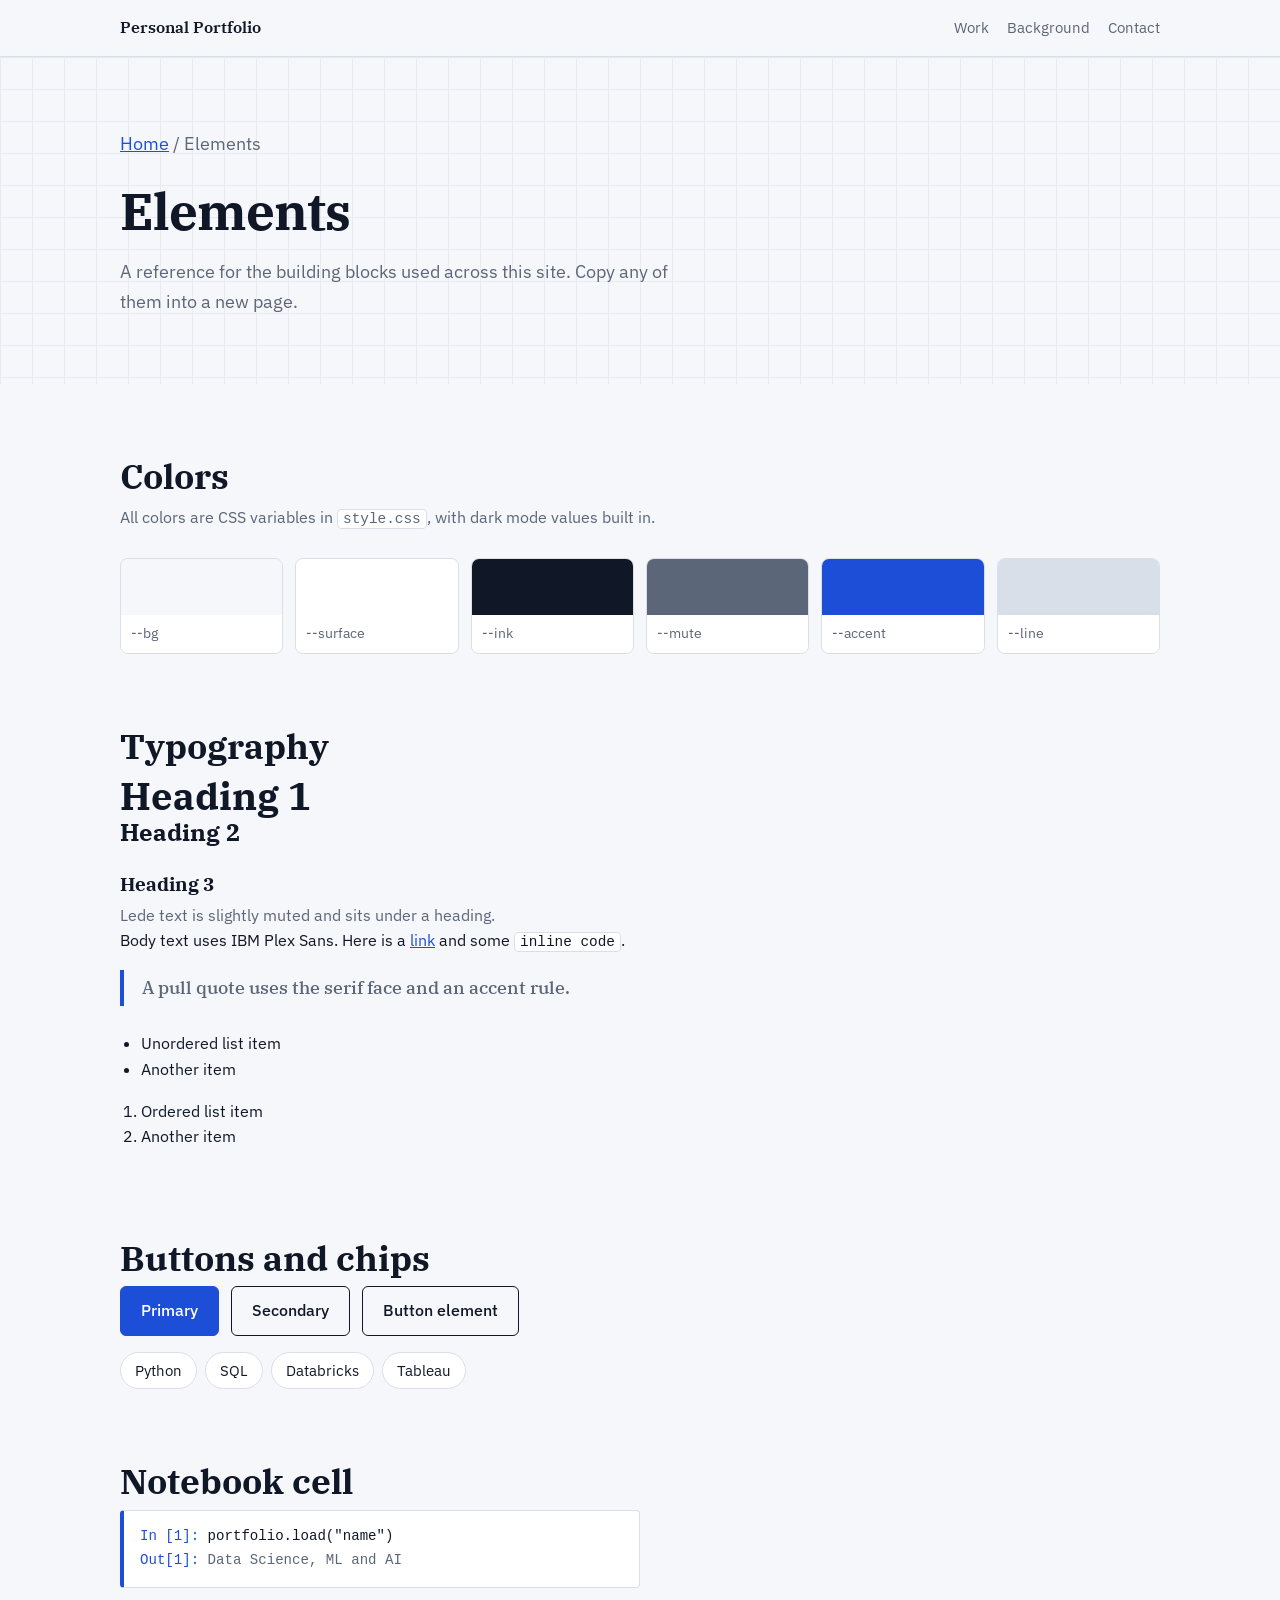
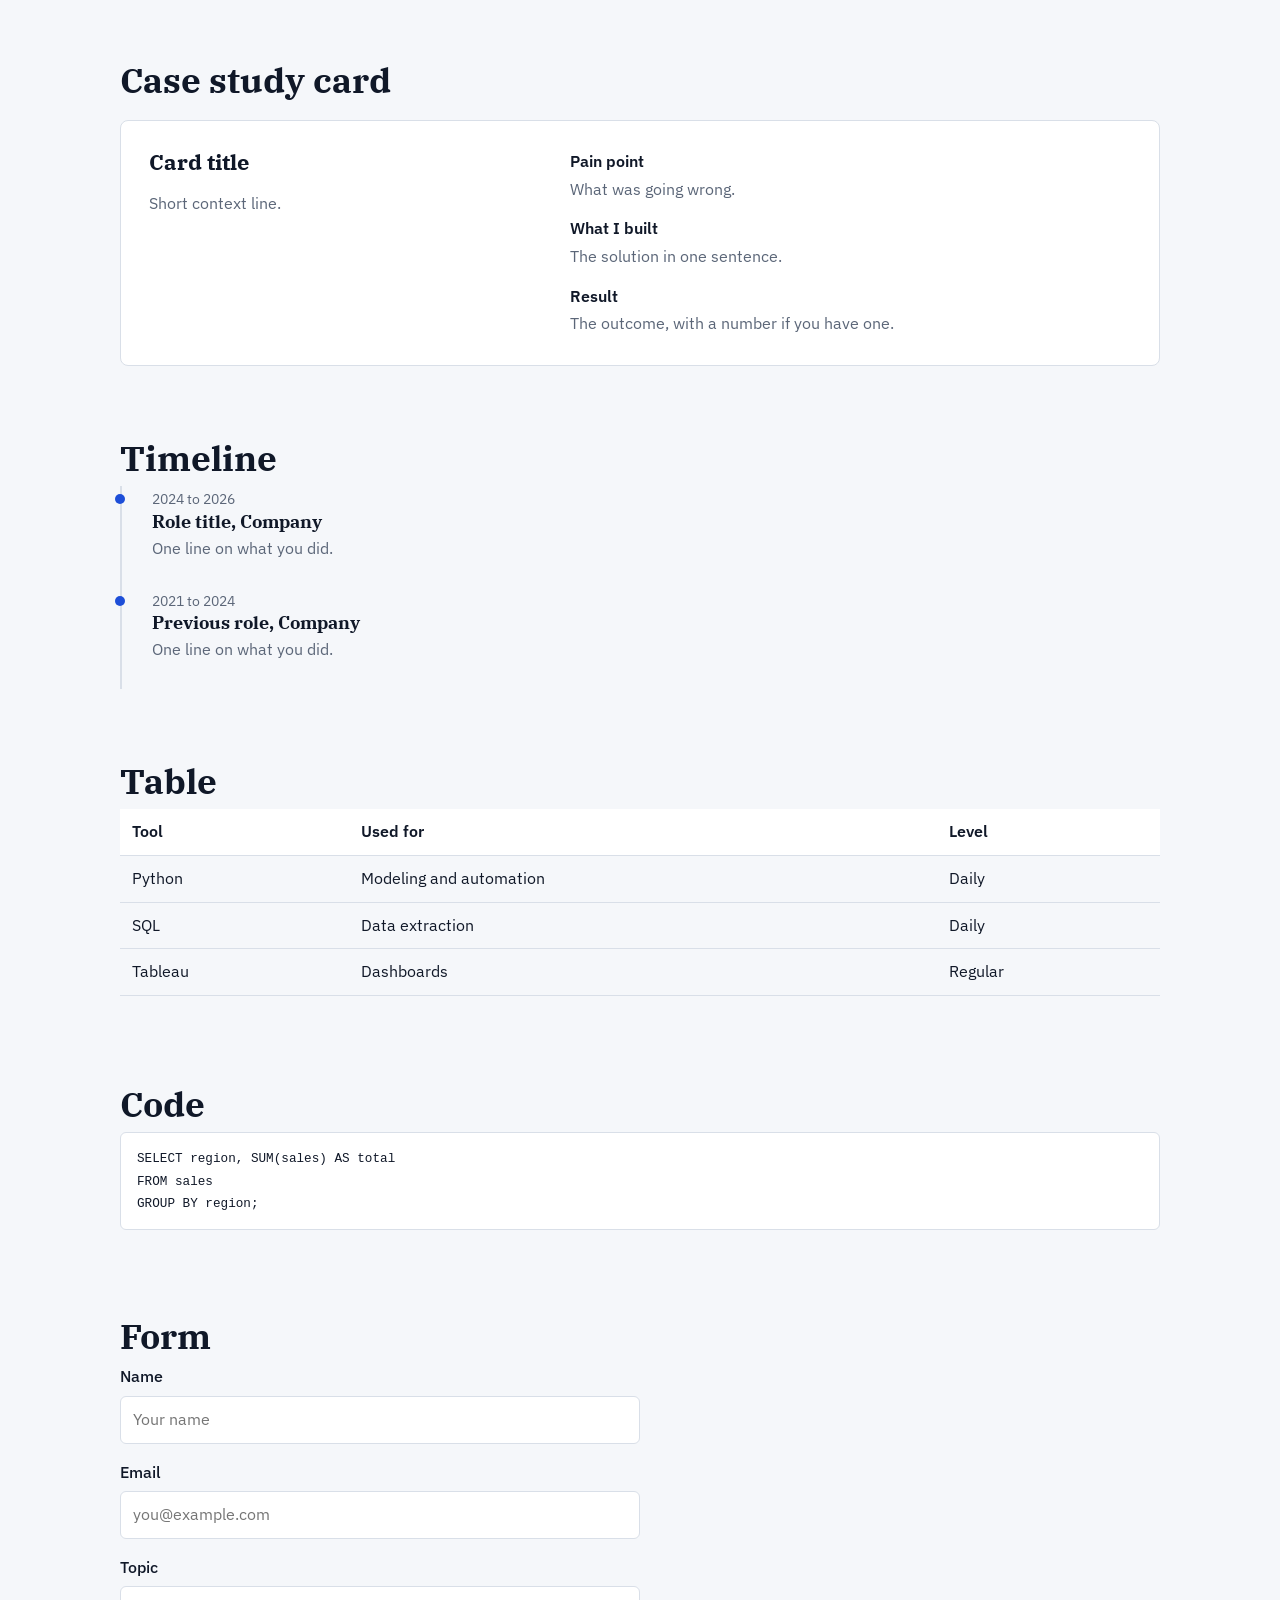
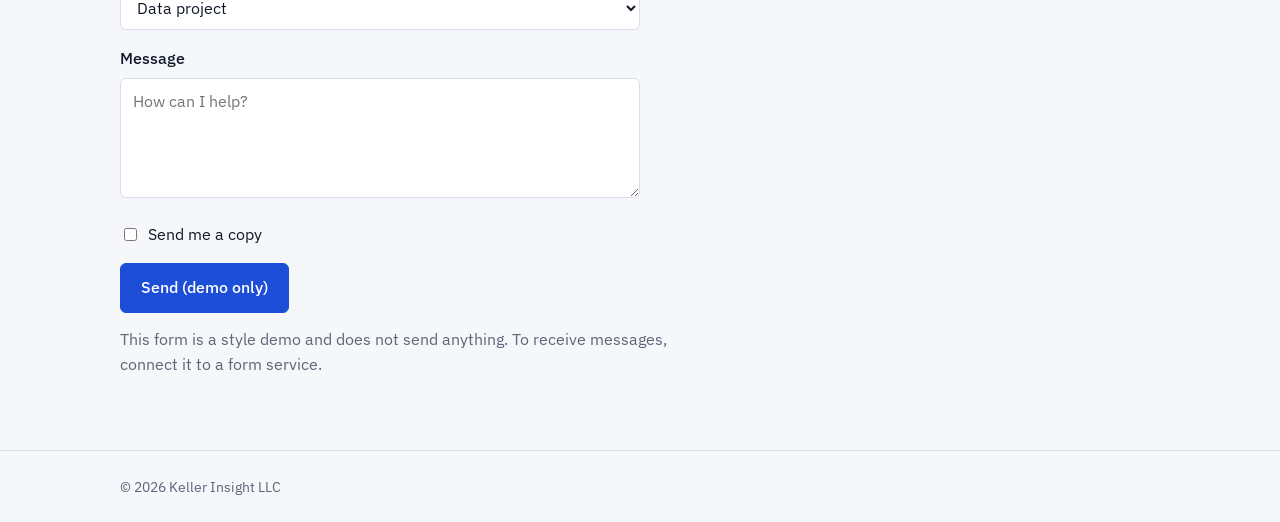
<file: elements.html>
<!DOCTYPE html>
<html lang="en">
<head>
<meta charset="utf-8">
<meta name="viewport" content="width=device-width, initial-scale=1">
<title>Elements | Serge-Eric Keller</title>
<meta name="description" content="Style guide showing every building block used on the portfolio.">
<link rel="preconnect" href="https://fonts.googleapis.com">
<link rel="preconnect" href="https://fonts.gstatic.com" crossorigin>
<link href="https://fonts.googleapis.com/css2?family=IBM+Plex+Sans:wght@400;500;600&family=IBM+Plex+Serif:wght@500;600&display=swap" rel="stylesheet">
<link rel="stylesheet" href="style.css">
</head>
<body>
<nav><div class="wrap"><b><a href="index.html">Personal Portfolio</a></b>
<ul><li><a href="index.html#work">Work</a></li><li><a href="index.html#background">Background</a></li><li><a href="index.html#contact">Contact</a></li></ul></div></nav>

<header class="hero sub"><div class="wrap"><div>
<p class="crumb"><a href="index.html">Home</a> / Elements</p>
<h1>Elements</h1>
<p>A reference for the building blocks used across this site. Copy any of them into a new page.</p>
</div></div></header>

<main class="wrap">
<section>
<h2>Colors</h2>
<p class="lede">All colors are CSS variables in <code>style.css</code>, with dark mode values built in.</p>
<div class="swatches">
<div class="sw"><i style="background:var(--bg)"></i><span>--bg</span></div>
<div class="sw"><i style="background:var(--surface)"></i><span>--surface</span></div>
<div class="sw"><i style="background:var(--ink)"></i><span>--ink</span></div>
<div class="sw"><i style="background:var(--mute)"></i><span>--mute</span></div>
<div class="sw"><i style="background:var(--accent)"></i><span>--accent</span></div>
<div class="sw"><i style="background:var(--line)"></i><span>--line</span></div>
</div>
</section>

<section>
<h2>Typography</h2>
<div class="stack prose">
<h1 style="font-size:2.4rem">Heading 1</h1>
<h2 style="margin:0">Heading 2</h2>
<h3>Heading 3</h3>
<p class="lede" style="margin:0">Lede text is slightly muted and sits under a heading.</p>
<p>Body text uses IBM Plex Sans. Here is a <a href="#" style="color:var(--accent)">link</a> and some <code>inline code</code>.</p>
<blockquote>A pull quote uses the serif face and an accent rule.</blockquote>
<ul><li>Unordered list item</li><li>Another item</li></ul>
<ol><li>Ordered list item</li><li>Another item</li></ol>
</div>
</section>

<section>
<h2>Buttons and chips</h2>
<div class="row"><a class="btn p" href="#">Primary</a><a class="btn" href="#">Secondary</a><button class="btn" type="button">Button element</button></div>
<ul class="chips" style="margin-top:16px"><li>Python</li><li>SQL</li><li>Databricks</li><li>Tableau</li></ul>
</section>

<section>
<h2>Notebook cell</h2>
<div class="cell"><i>In [1]:</i> portfolio.load("name")<br><span class="o"><i>Out[1]:</i> Data Science, ML and AI</span></div>
</section>

<section>
<h2>Case study card</h2>
<div class="case">
<div><h3>Card title</h3><p style="color:var(--mute)">Short context line.</p></div>
<dl>
<div><dt>Pain point</dt><dd>What was going wrong.</dd></div>
<div><dt>What I built</dt><dd>The solution in one sentence.</dd></div>
<div><dt>Result</dt><dd>The outcome, with a number if you have one.</dd></div>
</dl>
</div>
</section>

<section>
<h2>Timeline</h2>
<ol class="tl">
<li><time>2024 to 2026</time><h3>Role title, Company</h3><p>One line on what you did.</p></li>
<li><time>2021 to 2024</time><h3>Previous role, Company</h3><p>One line on what you did.</p></li>
</ol>
</section>

<section>
<h2>Table</h2>
<div class="tbl"><table>
<thead><tr><th>Tool</th><th>Used for</th><th>Level</th></tr></thead>
<tbody><tr><td>Python</td><td>Modeling and automation</td><td>Daily</td></tr><tr><td>SQL</td><td>Data extraction</td><td>Daily</td></tr><tr><td>Tableau</td><td>Dashboards</td><td>Regular</td></tr></tbody>
</table></div>
</section>

<section>
<h2>Code</h2>
<pre><code>SELECT region, SUM(sales) AS total
FROM sales
GROUP BY region;</code></pre>
</section>

<section>
<h2>Form</h2>
<form onsubmit="return false">
<div class="field"><label for="n">Name</label><input id="n" type="text" placeholder="Your name"></div>
<div class="field"><label for="e">Email</label><input id="e" type="email" placeholder="you@example.com"></div>
<div class="field"><label for="t">Topic</label><select id="t"><option>Data project</option><option>AI project</option><option>Other</option></select></div>
<div class="field"><label for="m">Message</label><textarea id="m" placeholder="How can I help?"></textarea></div>
<div class="field check"><input id="c" type="checkbox"><label for="c" style="margin:0;font-weight:400">Send me a copy</label></div>
<button class="btn p" type="submit">Send (demo only)</button>
</form>
<p class="lede" style="margin-top:14px">This form is a style demo and does not send anything. To receive messages, connect it to a form service.</p>
</section>
</main>

<footer><div class="wrap">&copy; <span id="yr"></span> Keller Insight LLC</div></footer>
<script>document.getElementById("yr").textContent=new Date().getFullYear();</script>
</body>
</html>
</file>
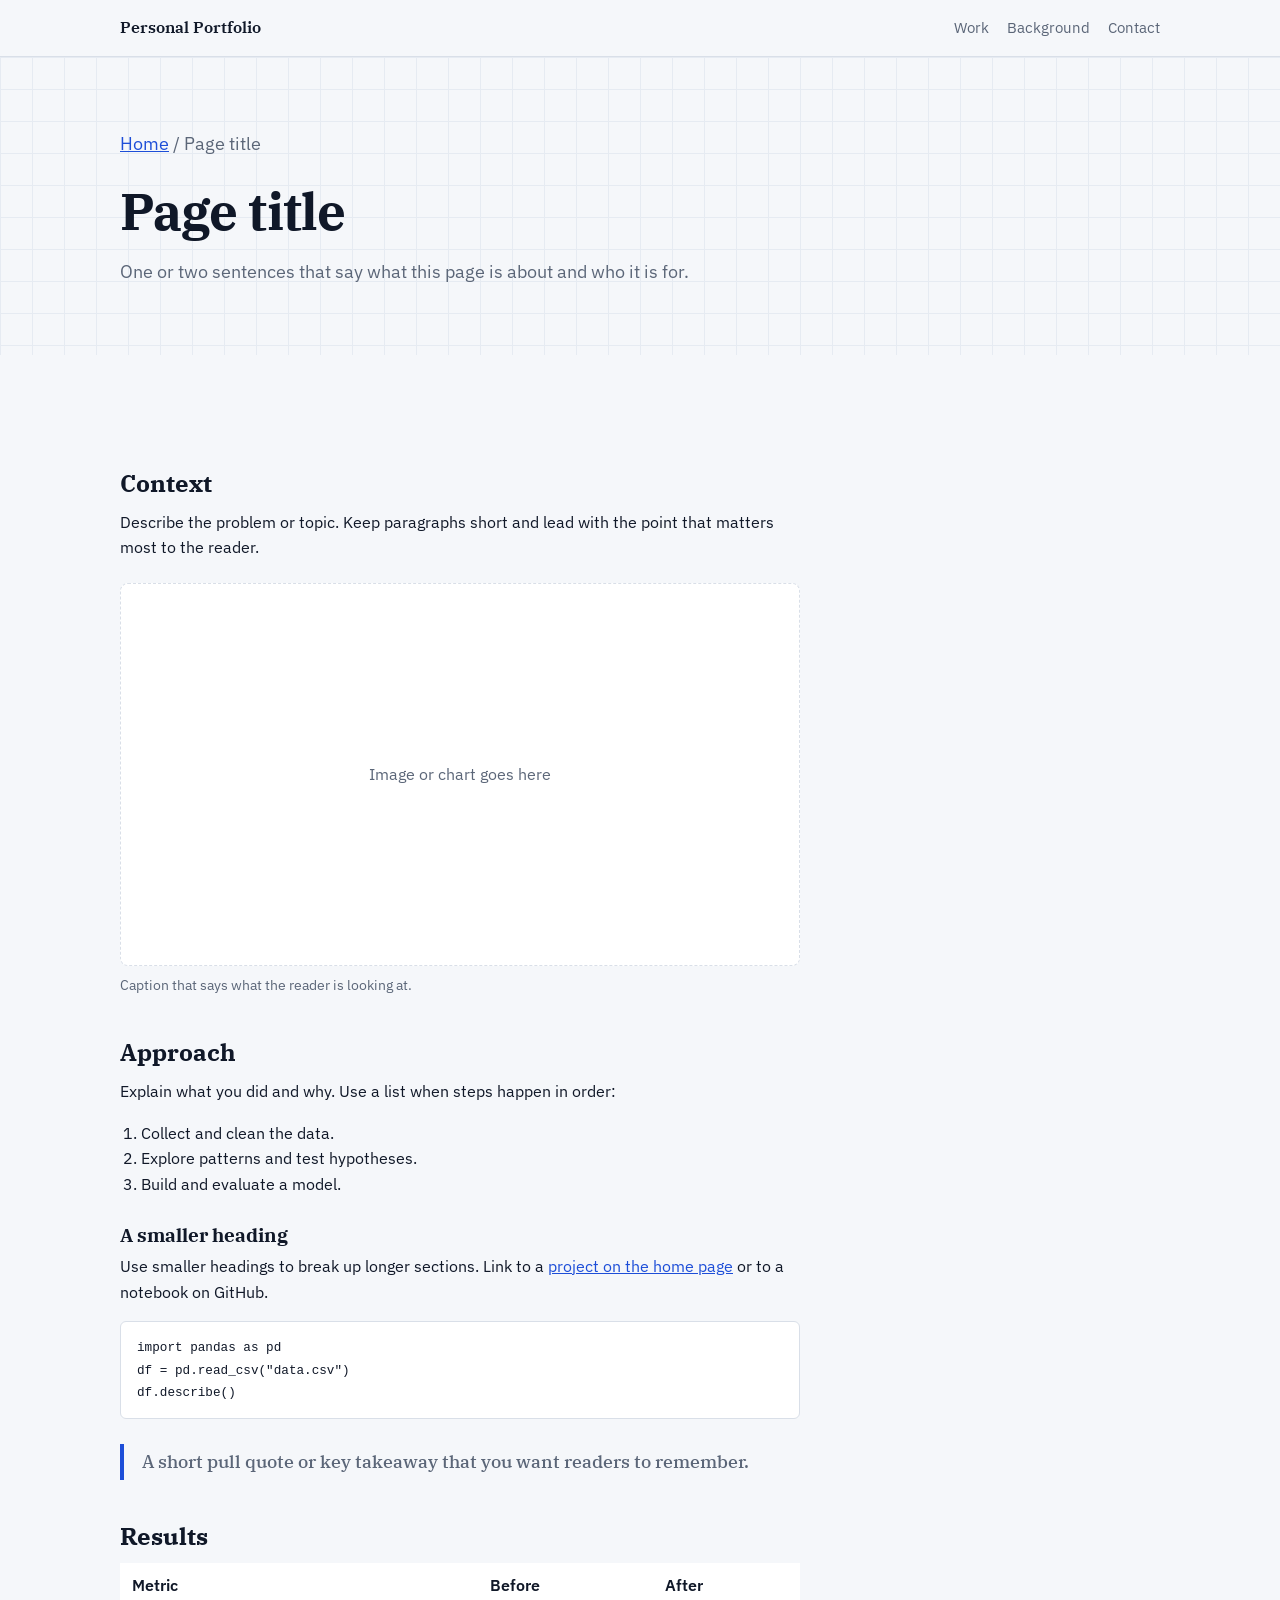
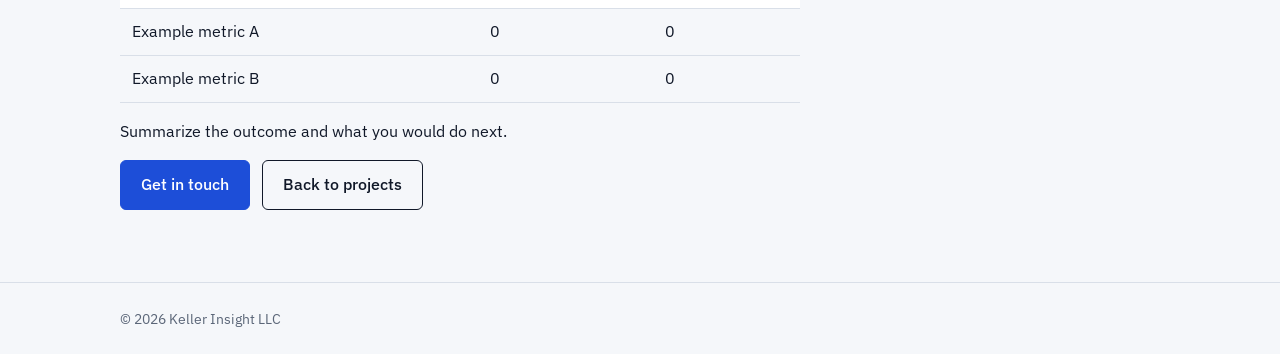
<file: generic.html>
<!DOCTYPE html>
<html lang="en">
<head>
<meta charset="utf-8">
<meta name="viewport" content="width=device-width, initial-scale=1">
<title>Page title | Serge-Eric Keller</title>
<meta name="description" content="A generic content page template for the portfolio.">
<link rel="preconnect" href="https://fonts.googleapis.com">
<link rel="preconnect" href="https://fonts.gstatic.com" crossorigin>
<link href="https://fonts.googleapis.com/css2?family=IBM+Plex+Sans:wght@400;500;600&family=IBM+Plex+Serif:wght@500;600&display=swap" rel="stylesheet">
<link rel="stylesheet" href="style.css">
</head>
<body>
<nav><div class="wrap"><b><a href="index.html">Personal Portfolio</a></b>
<ul><li><a href="index.html#work">Work</a></li><li><a href="index.html#background">Background</a></li><li><a href="index.html#contact">Contact</a></li></ul></div></nav>

<header class="hero sub"><div class="wrap"><div>
<p class="crumb"><a href="index.html">Home</a> / Page title</p>
<h1>Page title</h1>
<p>One or two sentences that say what this page is about and who it is for.</p>
</div></div></header>

<main class="wrap">
<section>
<article class="prose">
<h2>Context</h2>
<p>Describe the problem or topic. Keep paragraphs short and lead with the point that matters most to the reader.</p>
<figure class="figure"><div class="ph">Image or chart goes here</div><figcaption>Caption that says what the reader is looking at.</figcaption></figure>

<h2>Approach</h2>
<p>Explain what you did and why. Use a list when steps happen in order:</p>
<ol><li>Collect and clean the data.</li><li>Explore patterns and test hypotheses.</li><li>Build and evaluate a model.</li></ol>
<h3>A smaller heading</h3>
<p>Use smaller headings to break up longer sections. Link to a <a href="index.html#work" style="color:var(--accent)">project on the home page</a> or to a notebook on GitHub.</p>
<pre><code>import pandas as pd
df = pd.read_csv("data.csv")
df.describe()</code></pre>
<blockquote>A short pull quote or key takeaway that you want readers to remember.</blockquote>

<h2>Results</h2>
<div class="tbl"><table>
<thead><tr><th>Metric</th><th>Before</th><th>After</th></tr></thead>
<tbody><tr><td>Example metric A</td><td>0</td><td>0</td></tr><tr><td>Example metric B</td><td>0</td><td>0</td></tr></tbody>
</table></div>
<p>Summarize the outcome and what you would do next.</p>
<p class="row"><a class="btn p" href="index.html#contact">Get in touch</a> <a class="btn" href="index.html#work">Back to projects</a></p>
</article>
</section>
</main>

<footer><div class="wrap">&copy; <span id="yr"></span> Keller Insight LLC</div></footer>
<script>document.getElementById("yr").textContent=new Date().getFullYear();</script>
</body>
</html>
</file>
<file: style.css>
:root{--bg:#f5f7fa;--surface:#fff;--ink:#101828;--mute:#5b6678;--line:#d9dfe8;--accent:#1d4ed8;--accent-ink:#fff;--grid:#e6ebf2;
--serif:"IBM Plex Serif",Georgia,serif;--sans:"IBM Plex Sans",system-ui,-apple-system,"Segoe UI",sans-serif;--mono:ui-monospace,Menlo,Consolas,monospace}
@media (prefers-color-scheme:dark){:root:not([data-theme=light]){--bg:#0d1420;--surface:#141d2c;--ink:#e8edf5;--mute:#98a4b8;--line:#26334a;--accent:#6c97ff;--accent-ink:#0d1420;--grid:#172236}}
:root[data-theme=dark]{--bg:#0d1420;--surface:#141d2c;--ink:#e8edf5;--mute:#98a4b8;--line:#26334a;--accent:#6c97ff;--accent-ink:#0d1420;--grid:#172236}
*{box-sizing:border-box}
html{scroll-behavior:smooth;scroll-padding-top:64px}
body{margin:0;background:var(--bg);color:var(--ink);font:400 1rem/1.6 var(--sans)}
a{color:inherit}
.wrap{max-width:1080px;margin:0 auto;padding:0 20px}
h1,h2,h3{font-family:var(--serif);line-height:1.15;margin:0}
h2{font-size:clamp(1.6rem,4vw,2.2rem);margin-bottom:8px}
.lede{color:var(--mute);max-width:60ch;margin:0 0 28px}
section{padding:72px 0 0}
:focus-visible{outline:3px solid var(--accent);outline-offset:2px}
nav{position:sticky;top:0;z-index:5;background:color-mix(in srgb,var(--bg) 92%,transparent);backdrop-filter:blur(8px);border-bottom:1px solid var(--line)}
nav .wrap{display:flex;justify-content:space-between;align-items:center;height:56px}
nav b{font-family:var(--serif);font-weight:600}
nav ul{display:flex;gap:18px;list-style:none;margin:0;padding:0;font-size:.92rem}
nav a{text-decoration:none;color:var(--mute)}nav a:hover{color:var(--ink)}
.btn{display:inline-block;padding:11px 20px;border-radius:6px;border:1px solid var(--ink);text-decoration:none;font-weight:500}
.btn.p{background:var(--accent);border-color:var(--accent);color:var(--accent-ink)}
.hero{padding:56px 0 8px;background-image:linear-gradient(var(--grid) 1px,transparent 1px),linear-gradient(90deg,var(--grid) 1px,transparent 1px);background-size:32px 32px}
.hero .wrap{display:grid;gap:32px;padding-bottom:48px}
.hero h1{font-size:clamp(2.4rem,8vw,4.6rem);letter-spacing:-.02em}
.hero p{font-size:1.15rem;color:var(--mute);max-width:52ch;margin:16px 0 24px}
.cell{background:var(--surface);border:1px solid var(--line);border-left:4px solid var(--accent);border-radius:4px;font:.88rem/1.7 var(--mono);padding:14px 16px;max-width:520px;overflow-x:auto}
.cell i{color:var(--accent);font-style:normal}
.cell .o{color:var(--mute)}
.cursor{display:inline-block;width:8px;height:1em;background:var(--accent);vertical-align:-2px;animation:blink 1.1s steps(1) infinite}
@keyframes blink{50%{opacity:0}}
.strip{border-block:1px solid var(--line);overflow:hidden;background:var(--surface)}
.track{display:flex;gap:48px;width:max-content;padding:16px 0;animation:slide 32s linear infinite;color:var(--mute);font-weight:500}
@keyframes slide{to{transform:translateX(-50%)}}
.strip small{display:block;text-align:center;padding-top:10px;color:var(--mute);font-size:.8rem}
.work{display:grid;gap:24px}
.list{list-style:none;margin:0;padding:0;border-top:1px solid var(--line)}
.item{border-bottom:1px solid var(--line)}
.item>button{all:unset;box-sizing:border-box;display:grid;grid-template-columns:56px 1fr auto;gap:4px 14px;width:100%;padding:16px 4px;cursor:pointer}
.item>button:focus-visible{outline:3px solid var(--accent)}
.item h3{font-size:1.1rem;grid-column:2}
.thumb{width:56px;height:56px;object-fit:cover;border-radius:6px;border:1px solid var(--line);background:var(--grid);grid-row:1/3;grid-column:1;align-self:center}
.pimg{display:block;width:100%;aspect-ratio:16/9;object-fit:cover;border-radius:6px;border:1px solid var(--line);background:var(--grid);margin:0 0 16px}
.item .cat{color:var(--mute);font-size:.85rem;grid-column:2}
.item .plus{grid-row:1/3;grid-column:3;align-self:center;font-size:1.4rem;color:var(--accent);transition:transform .2s}
.item.open .plus{transform:rotate(45deg)}
.item.open>button h3{color:var(--accent)}
.d{display:none;padding:0 4px 18px}
.item.open .d{display:block}
.d p{margin:0 0 12px;color:var(--mute)}
.d .pimg{max-width:420px}
.d a,.panel a{color:var(--accent);font-weight:500}
.panel{display:none}
@media(min-width:900px){
 .work{grid-template-columns:1fr 1fr;gap:48px;align-items:start}
 .item .d{display:none!important}
 .panel{display:block;position:sticky;top:80px;background:var(--surface);border:1px solid var(--line);border-radius:8px;padding:28px}
 .panel h3{font-size:1.5rem;margin:6px 0 12px}
 .panel p{color:var(--mute)}
}
.case{background:var(--surface);border:1px solid var(--line);border-radius:8px;padding:28px;display:grid;gap:20px;margin-top:20px}
.case h3{font-size:1.4rem}
.case dl{display:grid;gap:14px;margin:0}
.case dt{font-weight:600}.case dd{margin:2px 0 0;color:var(--mute)}
@media(min-width:760px){.case{grid-template-columns:1fr 1.4fr}}
.tl{list-style:none;margin:0;padding:0 0 0 18px;border-left:2px solid var(--line)}
.tl li{position:relative;padding:0 0 26px 12px}
.tl li::before{content:"";position:absolute;left:-25px;top:8px;width:10px;height:10px;border-radius:50%;background:var(--accent)}
.tl time{font-size:.85rem;color:var(--mute)}
.tl h3{font-size:1.1rem}
.tl p{margin:4px 0 0;color:var(--mute);max-width:64ch}
.two{display:grid;gap:40px}
@media(min-width:760px){.two{grid-template-columns:1.4fr 1fr}}
.edu p{margin:0 0 14px;color:var(--mute)}.edu b{color:var(--ink);display:block}
.co{display:inline-flex;align-items:center;gap:10px;white-space:nowrap}
.co svg{width:22px;height:22px;fill:currentColor;flex:none}
.co img{max-height:24px;max-width:110px;width:auto;height:auto;background:#fff;padding:3px 7px;border-radius:6px;flex:none}
.mono{display:inline-grid;place-items:center;min-width:22px;height:22px;padding:0 4px;border-radius:5px;border:1.5px solid currentColor;font:600 .65rem/1 var(--sans)}
.strip:hover .track{animation-play-state:paused}
.chips{display:flex;flex-wrap:wrap;gap:8px;padding:0;margin:0;list-style:none}
.chips li{border:1px solid var(--line);background:var(--surface);border-radius:999px;padding:6px 14px;font-size:.92rem}
.contact{display:flex;flex-wrap:wrap;gap:12px;margin-top:20px}
footer{margin-top:72px;border-top:1px solid var(--line);padding:24px 0;color:var(--mute);font-size:.9rem}
@media(prefers-reduced-motion:reduce){.track,.cursor{animation:none}.strip{overflow-x:auto}html{scroll-behavior:auto}}
@media(max-width:560px){nav ul{gap:12px;font-size:.85rem}}

/* ---- shared by elements.html and generic.html ---- */
nav b a{text-decoration:none;color:var(--ink)}
.hero.sub h1{font-size:clamp(2rem,6vw,3.2rem)}
.hero.sub .wrap{padding-bottom:36px}
.crumb{font-size:.9rem;color:var(--mute);margin:0 0 12px}
.crumb a{color:var(--accent)}
.prose{max-width:68ch}
.prose p,.prose ul,.prose ol{margin:0 0 1em}
.prose ul,.prose ol{padding-left:1.3em}
.prose h2{margin:1.8em 0 .5em;font-size:1.5rem}
.prose h3{margin:1.4em 0 .4em;font-size:1.2rem}
blockquote{margin:1.4em 0;padding:4px 18px;border-left:4px solid var(--accent);color:var(--mute);font:500 1.15rem/1.5 var(--serif)}
pre{background:var(--surface);border:1px solid var(--line);border-radius:6px;padding:14px 16px;overflow-x:auto;font:.88rem/1.6 var(--mono);margin:0 0 1em}
code{font:.9em var(--mono);background:var(--surface);border:1px solid var(--line);border-radius:4px;padding:1px 5px}
pre code{border:0;padding:0;background:none}
.figure{margin:1.4em 0}
.figure .ph{aspect-ratio:16/9;border:1px dashed var(--line);border-radius:8px;display:grid;place-items:center;color:var(--mute);background:var(--surface)}
.figure figcaption{font-size:.88rem;color:var(--mute);margin-top:8px}
.tbl{overflow-x:auto;margin:0 0 1em}
table{width:100%;border-collapse:collapse;min-width:420px}
th,td{text-align:left;padding:10px 12px;border-bottom:1px solid var(--line)}
th{font-weight:600;background:var(--surface)}
.field{margin-bottom:16px;max-width:520px}
label{display:block;font-weight:500;margin:0 0 6px}
input,select,textarea{width:100%;font:inherit;color:var(--ink);background:var(--surface);border:1px solid var(--line);border-radius:6px;padding:10px 12px}
textarea{min-height:120px;resize:vertical}
.check{display:flex;gap:8px;align-items:center}
.check input{width:auto}
button.btn{font:inherit;font-weight:500;cursor:pointer;background:transparent;color:var(--ink)}
.swatches{display:grid;grid-template-columns:repeat(auto-fill,minmax(140px,1fr));gap:12px}
.sw{border:1px solid var(--line);border-radius:8px;overflow:hidden;font-size:.85rem}
.sw i{display:block;height:56px}
.sw span{display:block;padding:8px 10px;background:var(--surface);color:var(--mute)}
.stack>*+*{margin-top:16px}
.row{display:flex;flex-wrap:wrap;gap:12px;align-items:center}
.chips{display:flex;flex-wrap:wrap;gap:8px;padding:0;margin:0;list-style:none}
</file>
